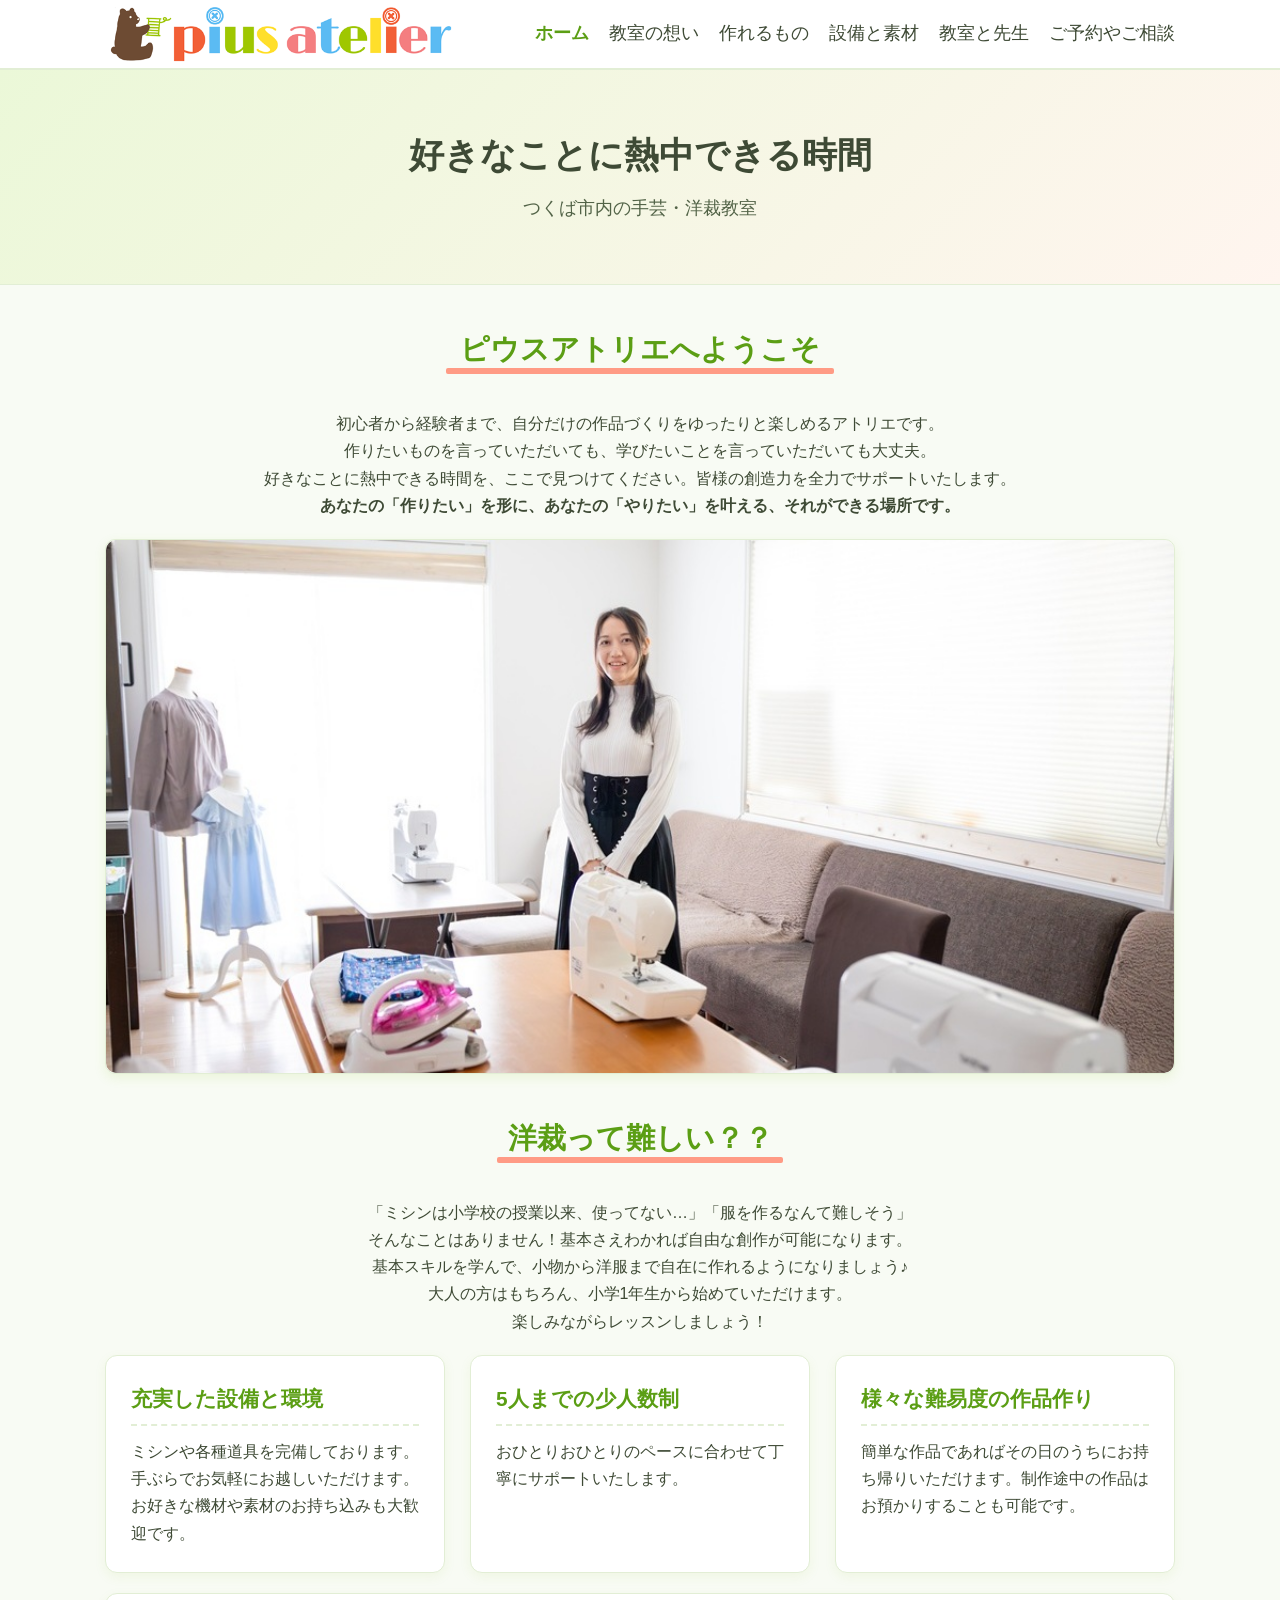
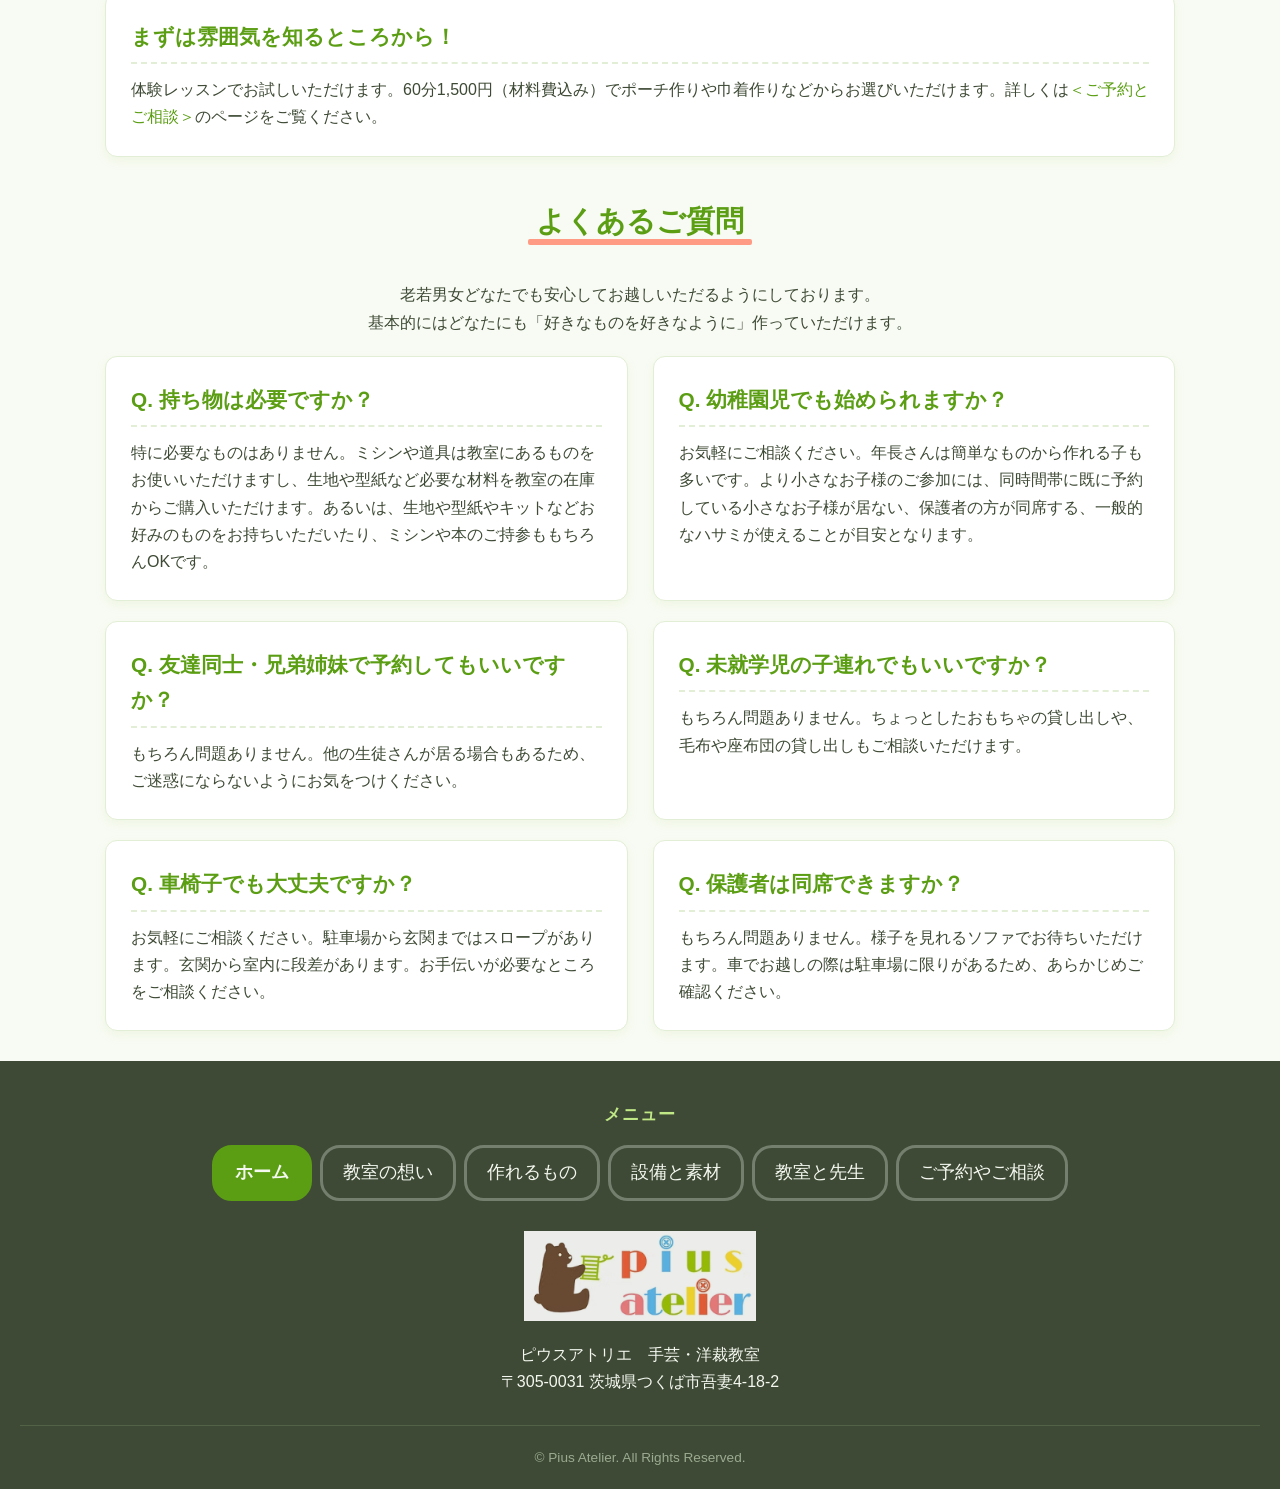
<file: index.html>
<!DOCTYPE html>
<html lang="ja">
<head>
  <meta charset="UTF-8">
  <meta name="viewport" content="width=device-width, initial-scale=1.0">
  <link rel="icon" href="img/favicon.ico" sizes="any">
  <title>ピウスアトリエ（つくば市の手芸・洋裁教室）</title>
  <link rel="canonical" href="https://www.piusatelier.com/">
  <meta property="og:type" content="website">
  <meta property="og:site_name" content="ピウスアトリエ 手芸・洋裁教室">
  <meta property="og:title" content="ピウスアトリエ（つくば市の手芸・洋裁教室）">
  <meta property="og:url" content="https://www.piusatelier.com/">
  <meta property="og:locale" content="ja_JP">
  <link rel="stylesheet" href="style.css">
</head>
<script async src="https://www.googletagmanager.com/gtag/js?id=G-HBM3S9F58X"></script>
<script>
  window.dataLayer = window.dataLayer || [];
  function gtag(){dataLayer.push(arguments);}
  gtag('js', new Date());
  gtag('config', 'G-HBM3S9F58X');
</script>
<body data-page="index">
  <header id="header-include"></header>
  <main>
  <section class="hero">
    <div class="hero-content">
      <h1>好きなことに熱中できる時間</h1>
      <p>つくば市内の手芸・洋裁教室</p>
    </div>
  </section>

  <div class="container">
    <h2 class="section-title"><span>ピウスアトリエへようこそ</span></h2>
    <p class="section-message">
      初心者から経験者まで、自分だけの作品づくりをゆったりと楽しめるアトリエです。<br>
      作りたいものを言っていただいても、学びたいことを言っていただいても大丈夫。<br>
      好きなことに熱中できる時間を、ここで見つけてください。皆様の創造力を全力でサポートいたします。<br>
      <b>あなたの「作りたい」を形に、あなたの「やりたい」を叶える、それができる場所です。</b>
    </p>
    <div class="photo-frame"><img src="img/index.jpg" alt="雰囲気"></div>
    <h2 class="section-title"><span>洋裁って難しい？？</span></h2>
    <p class="section-message">
      「ミシンは小学校の授業以来、使ってない…」「服を作るなんて難しそう」<br>
      そんなことはありません！基本さえわかれば自由な創作が可能になります。<br>
      基本スキルを学んで、小物から洋服まで自在に作れるようになりましょう♪<br>
      大人の方はもちろん、小学1年生から始めていただけます。<br>
      楽しみながらレッスンしましょう！
    </p>

    <div class="grid-3">
      <div class="card">
        <h3>充実した設備と環境</h3>
        <p>ミシンや各種道具を完備しております。手ぶらでお気軽にお越しいただけます。お好きな機材や素材のお持ち込みも大歓迎です。</p>
      </div>
      <div class="card">
        <h3>5人までの少人数制</h3>
        <p>おひとりおひとりのペースに合わせて丁寧にサポートいたします。</p>
      </div>
      <div class="card">
        <h3>様々な難易度の作品作り</h3>
        <p>簡単な作品であればその日のうちにお持ち帰りいただけます。制作途中の作品はお預かりすることも可能です。</p>
      </div>
    </div>
    <div class="card">
      <h3>まずは雰囲気を知るところから！</h3>
      体験レッスンでお試しいただけます。60分1,500円（材料費込み）でポーチ作りや巾着作りなどからお選びいただけます。詳しくは<a href="./contact.html">＜ご予約とご相談＞</a>のページをご覧ください。
    </div>

    <h2 class="section-title"><span>よくあるご質問</span></h2>
    <p class="section-message">
      老若男女どなたでも安心してお越しいただるようにしております。<br>
      基本的にはどなたにも「好きなものを好きなように」作っていただけます。
    </p>
    <div class="grid-2">
      <div class="card">
        <h3>Q. 持ち物は必要ですか？</h3>
        <p>特に必要なものはありません。ミシンや道具は教室にあるものをお使いいただけますし、生地や型紙など必要な材料を教室の在庫からご購入いただけます。あるいは、生地や型紙やキットなどお好みのものをお持ちいただいたり、ミシンや本のご持参ももちろんOKです。</p>
      </div>
      <div class="card">
        <h3>Q. 幼稚園児でも始められますか？</h3>
        <p>お気軽にご相談ください。年長さんは簡単なものから作れる子も多いです。より小さなお子様のご参加には、同時間帯に既に予約している小さなお子様が居ない、保護者の方が同席する、一般的なハサミが使えることが目安となります。</p>
      </div>
    </div>
    <div class="grid-2">
      <div class="card">
        <h3>Q. 友達同士・兄弟姉妹で予約してもいいですか？</h3>
        <p>もちろん問題ありません。他の生徒さんが居る場合もあるため、ご迷惑にならないようにお気をつけください。</p>
      </div>
      <div class="card">
        <h3>Q. 未就学児の子連れでもいいですか？</h3>
        <p>もちろん問題ありません。ちょっとしたおもちゃの貸し出しや、毛布や座布団の貸し出しもご相談いただけます。</p>
      </div>
    </div>
    <div class="grid-2">
      <div class="card">
        <h3>Q. 車椅子でも大丈夫ですか？</h3>
        <p>お気軽にご相談ください。駐車場から玄関まではスロープがあります。玄関から室内に段差があります。お手伝いが必要なところをご相談ください。</p>
      </div>
      <div class="card">
        <h3>Q. 保護者は同席できますか？</h3>
        <p>もちろん問題ありません。様子を見れるソファでお待ちいただけます。車でお越しの際は駐車場に限りがあるため、あらかじめご確認ください。</p>
      </div>
    </div>
  </div>

  </main>
  <footer id="footer-include"></footer>
  <script src="common.js"></script>
</body>
</html>
</file>
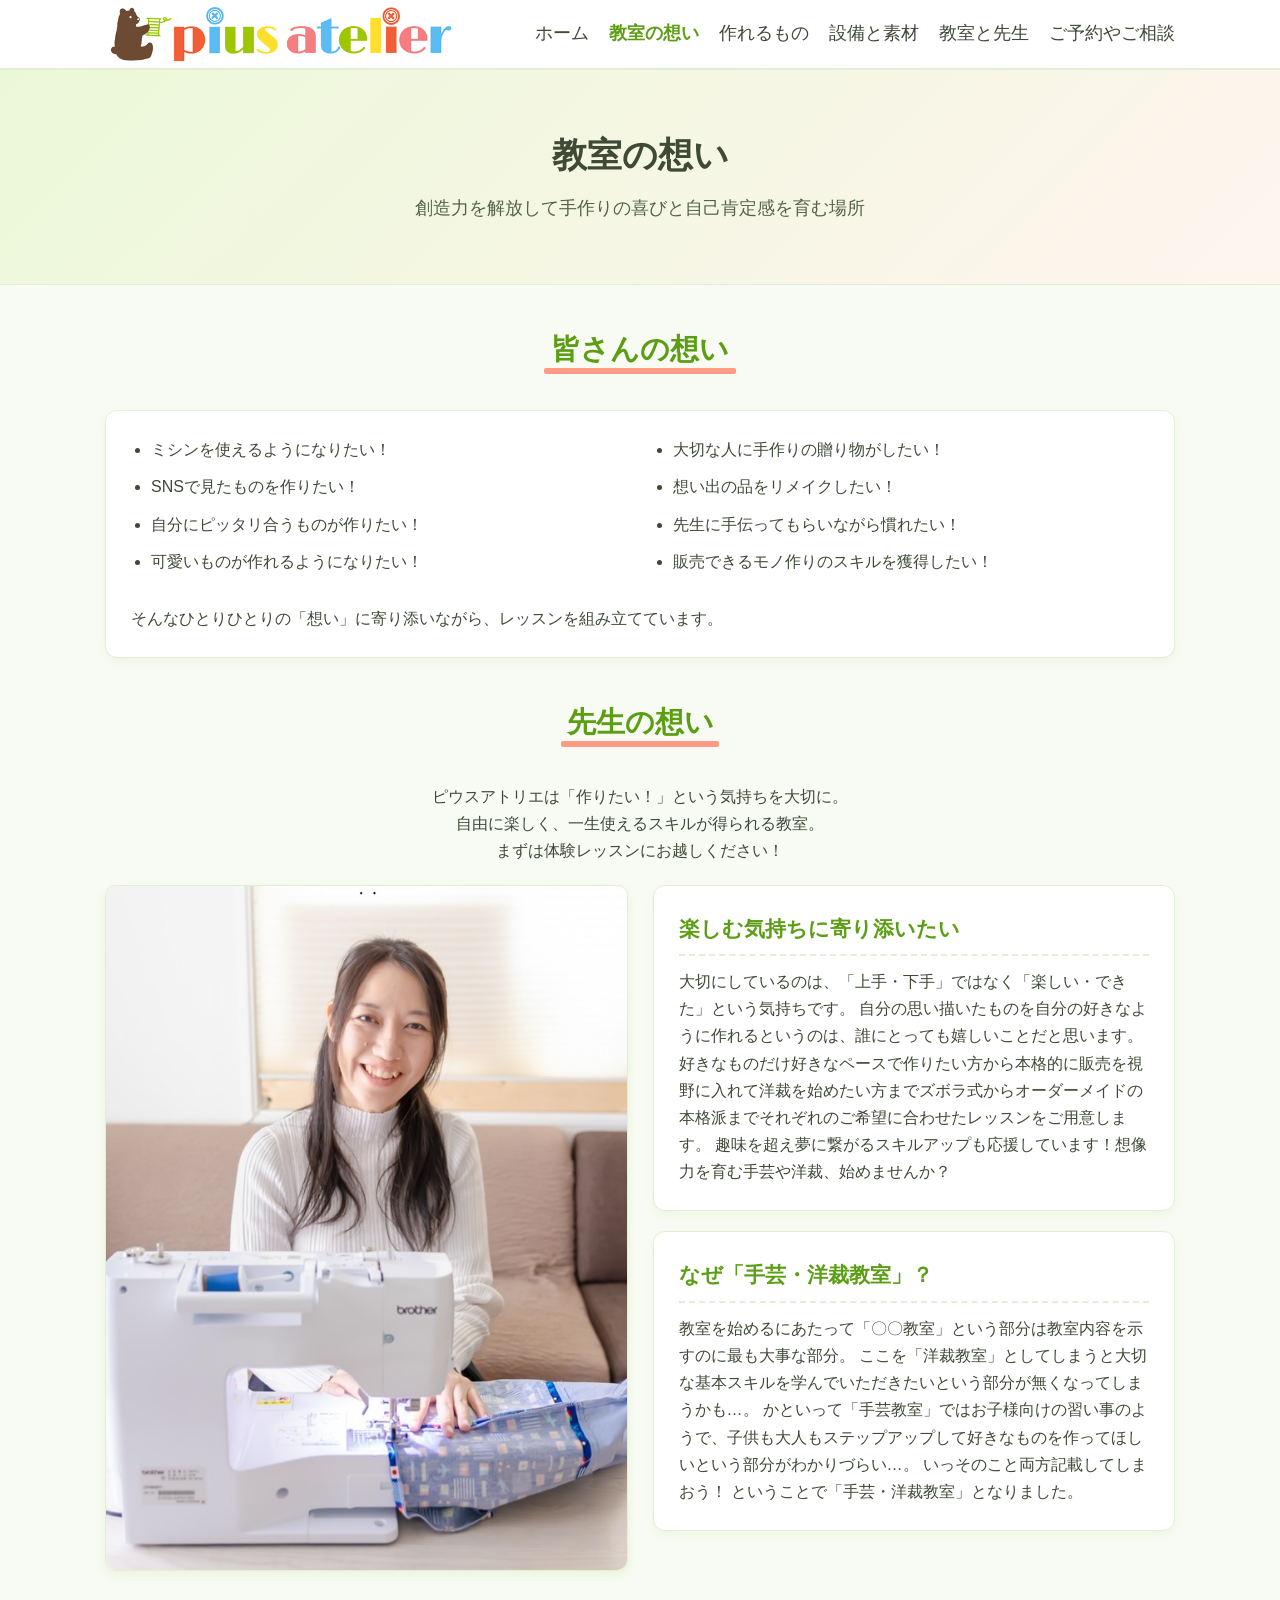
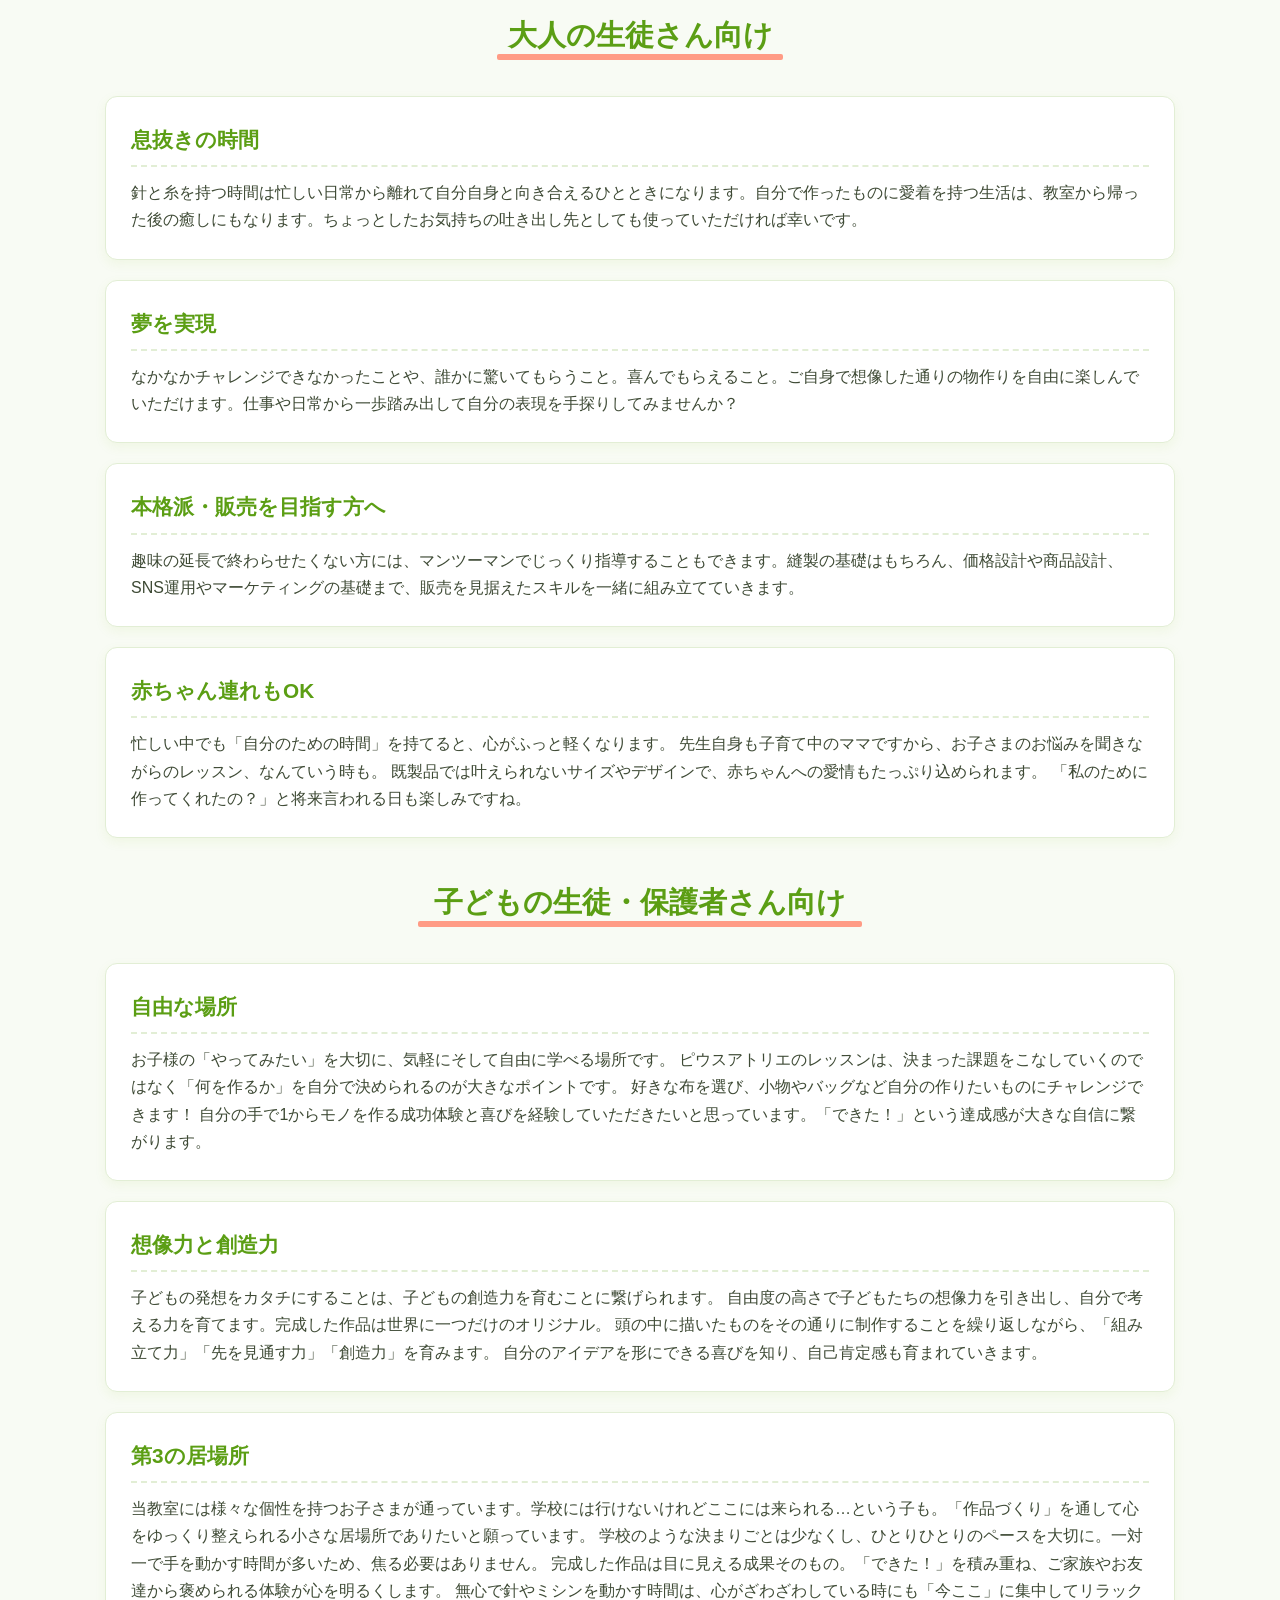
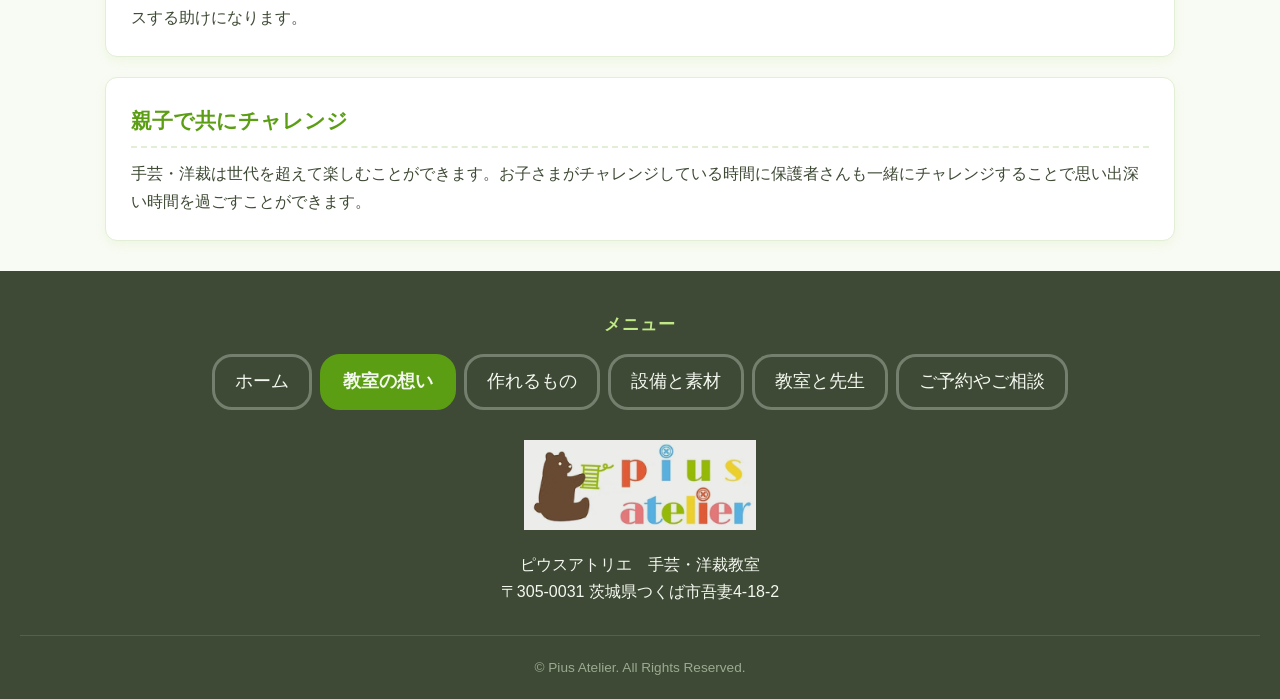
<file: about.html>
<!DOCTYPE html>
<html lang="ja">
<head>
  <meta charset="UTF-8">
  <meta name="viewport" content="width=device-width, initial-scale=1.0">
  <link rel="icon" href="img/favicon.ico" sizes="any">
  <title>教室の想い｜ピウスアトリエ（つくば市の手芸・洋裁教室）</title>
  <meta property="og:type" content="website">
  <meta property="og:site_name" content="ピウスアトリエ 手芸・洋裁教室">
  <meta property="og:title" content="教室の想い｜ピウスアトリエ（つくば市の手芸・洋裁教室）">
  <meta property="og:locale" content="ja_JP">
  <link rel="stylesheet" href="style.css">
</head>
<script async src="https://www.googletagmanager.com/gtag/js?id=G-HBM3S9F58X"></script>
<script>
  window.dataLayer = window.dataLayer || [];
  function gtag(){dataLayer.push(arguments);}
  gtag('js', new Date());
  gtag('config', 'G-HBM3S9F58X');
</script>
<body data-page="about">
  <header id="header-include"></header>
  <main>
  <section class="hero">
    <div class="hero-content">
      <h1>教室の想い</h1>
      <p>創造力を解放して手作りの喜びと自己肯定感を育む場所</p>
    </div>
  </section>

  <div class="container">
    <h2 class="section-title"><span>皆さんの想い</span></h2>
    <div class="card">
      <div class="grid-2">
        <ul style="list-style: disc; padding-left: 20px;">
          <li style="margin-bottom: 10px;">ミシンを使えるようになりたい！</li>
          <li style="margin-bottom: 10px;">SNSで見たものを作りたい！</li>
          <li style="margin-bottom: 10px;">自分にピッタリ合うものが作りたい！</li>
          <li style="margin-bottom: 10px;">可愛いものが作れるようになりたい！</li>
        </ul>
        <ul style="list-style: disc; padding-left: 20px;">
          <li style="margin-bottom: 10px;">大切な人に手作りの贈り物がしたい！</li>
          <li style="margin-bottom: 10px;">想い出の品をリメイクしたい！</li>
          <li style="margin-bottom: 10px;">先生に手伝ってもらいながら慣れたい！</li>
          <li style="margin-bottom: 10px;">販売できるモノ作りのスキルを獲得したい！</li>
        </ul>
      </div>
      <p style="margin-top: 10px;">そんなひとりひとりの「想い」に寄り添いながら、レッスンを組み立てています。</p>
    </div>

    <h2 class="section-title"><span>先生の想い</span></h2>
    <p class="section-message"">
      ピウスアトリエは「作りたい！」という気持ちを大切に。<br>
      自由に楽しく、一生使えるスキルが得られる教室。<br>
      まずは体験レッスンにお越しください！
    </p>
    <div class="grid-2">
      <div class="photo-frame"><img src="img/teacher.jpg" alt="先生"></div>
      <div>
        <div class="card">
          <h3>楽しむ気持ちに寄り添いたい</h3>
          大切にしているのは、「上手・下手」ではなく「楽しい・できた」という気持ちです。
          自分の思い描いたものを自分の好きなように作れるというのは、誰にとっても嬉しいことだと思います。
          好きなものだけ好きなペースで作りたい方から本格的に販売を視野に入れて洋裁を始めたい方までズボラ式からオーダーメイドの本格派までそれぞれのご希望に合わせたレッスンをご用意します。
          趣味を超え夢に繋がるスキルアップも応援しています！想像力を育む手芸や洋裁、始めませんか？
        </div>
        <div class="card" style="margin-top: 20px;">
          <h3>なぜ「手芸・洋裁教室」？</h3>
          教室を始めるにあたって「〇〇教室」という部分は教室内容を示すのに最も大事な部分。
          ここを「洋裁教室」としてしまうと大切な基本スキルを学んでいただきたいという部分が無くなってしまうかも…。
          かといって「手芸教室」ではお子様向けの習い事のようで、子供も大人もステップアップして好きなものを作ってほしいという部分がわかりづらい…。
          いっそのこと両方記載してしまおう！
          ということで「手芸・洋裁教室」となりました。
        </div>
      </div>
    </div>

    <h2 class="section-title"><span>大人の生徒さん向け</span></h2>
    <div class="card" style="margin-top: 20px;">
      <h3>息抜きの時間</h3>
      針と糸を持つ時間は忙しい日常から離れて自分自身と向き合えるひとときになります。自分で作ったものに愛着を持つ生活は、教室から帰った後の癒しにもなります。ちょっとしたお気持ちの吐き出し先としても使っていただければ幸いです。
    </div>
    <div class="card" style="margin-top: 20px;">
      <h3>夢を実現</h3>
      なかなかチャレンジできなかったことや、誰かに驚いてもらうこと。喜んでもらえること。ご自身で想像した通りの物作りを自由に楽しんでいただけます。仕事や日常から一歩踏み出して自分の表現を手探りしてみませんか？
    </div>
    <div class="card" style="margin-top: 20px;">
      <h3>本格派・販売を目指す方へ</h3>
      趣味の延長で終わらせたくない方には、マンツーマンでじっくり指導することもできます。縫製の基礎はもちろん、価格設計や商品設計、SNS運用やマーケティングの基礎まで、販売を見据えたスキルを一緒に組み立てていきます。
    </div>
    <div class="card" style="margin-top: 20px;">
      <h3>赤ちゃん連れもOK</h3>
      忙しい中でも「自分のための時間」を持てると、心がふっと軽くなります。
      先生自身も子育て中のママですから、お子さまのお悩みを聞きながらのレッスン、なんていう時も。
      既製品では叶えられないサイズやデザインで、赤ちゃんへの愛情もたっぷり込められます。
     「私のために作ってくれたの？」と将来言われる日も楽しみですね。
    </div>

    <h2 class="section-title"><span>子どもの生徒・保護者さん向け</span></h2>
    <div class="card" style="margin-bottom: 20px;">
      <h3>自由な場所</h3>
      お子様の「やってみたい」を大切に、気軽にそして自由に学べる場所です。
      ピウスアトリエのレッスンは、決まった課題をこなしていくのではなく「何を作るか」を自分で決められるのが大きなポイントです。
      好きな布を選び、小物やバッグなど自分の作りたいものにチャレンジできます！
      自分の手で1からモノを作る成功体験と喜びを経験していただきたいと思っています。「できた！」という達成感が大きな自信に繋がります。
    </div>
    <div class="card" style="margin-bottom: 20px;">
      <h3>想像力と創造力</h3>
      子どもの発想をカタチにすることは、子どもの創造力を育むことに繋げられます。
      自由度の高さで子どもたちの想像力を引き出し、自分で考える力を育てます。完成した作品は世界に一つだけのオリジナル。
      頭の中に描いたものをその通りに制作することを繰り返しながら、「組み立て力」「先を見通す力」「創造力」を育みます。
      自分のアイデアを形にできる喜びを知り、自己肯定感も育まれていきます。
    </div>
    <div class="card" style="margin-bottom: 20px;">
      <h3>第3の居場所</h3>
      当教室には様々な個性を持つお子さまが通っています。学校には行けないけれどここには来られる…という子も。「作品づくり」を通して心をゆっくり整えられる小さな居場所でありたいと願っています。
      学校のような決まりごとは少なくし、ひとりひとりのペースを大切に。一対一で手を動かす時間が多いため、焦る必要はありません。
      完成した作品は目に見える成果そのもの。「できた！」を積み重ね、ご家族やお友達から褒められる体験が心を明るくします。
      無心で針やミシンを動かす時間は、心がざわざわしている時にも「今ここ」に集中してリラックスする助けになります。
    </div>
    <div class="card">
      <h3>親子で共にチャレンジ</h3>
      手芸・洋裁は世代を超えて楽しむことができます。お子さまがチャレンジしている時間に保護者さんも一緒にチャレンジすることで思い出深い時間を過ごすことができます。
    </div>
  </div>

  </main>
  <footer id="footer-include"></footer>
  <script src="common.js"></script>
</body>
</html>
</file>
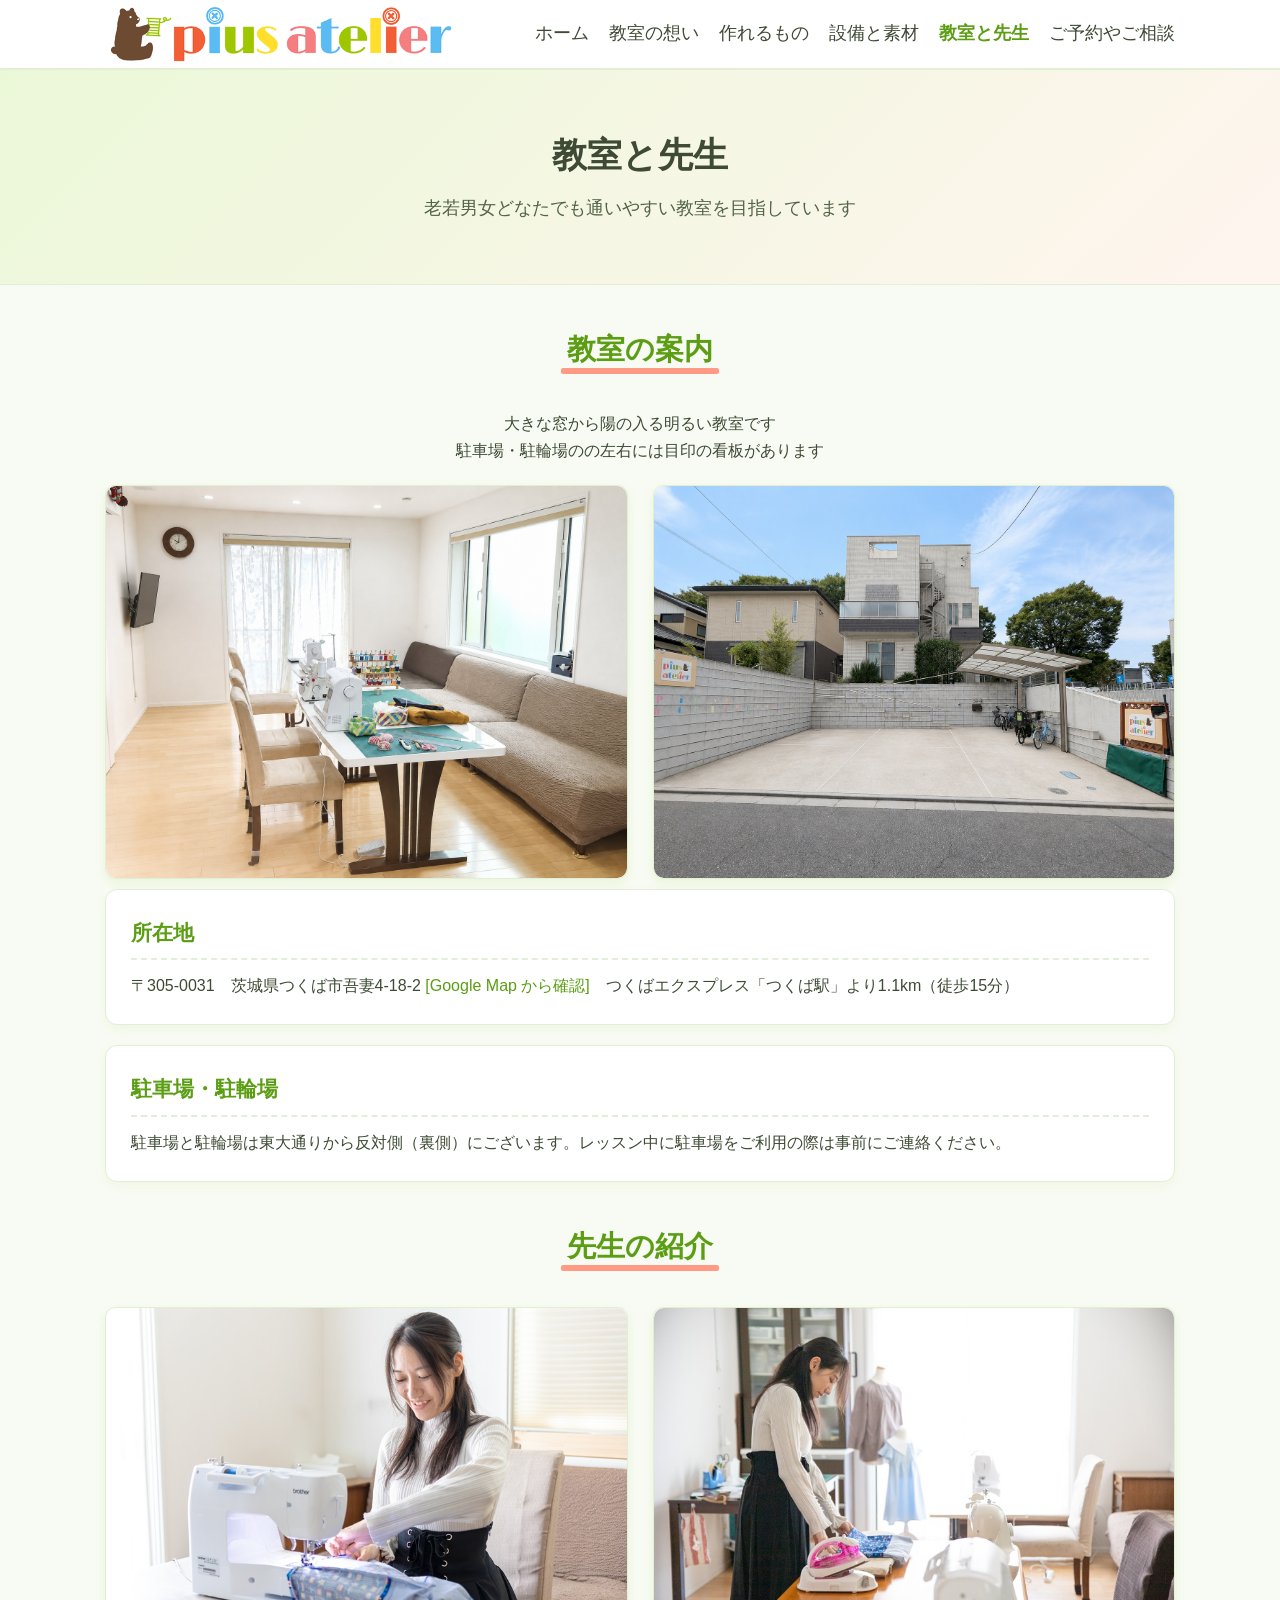
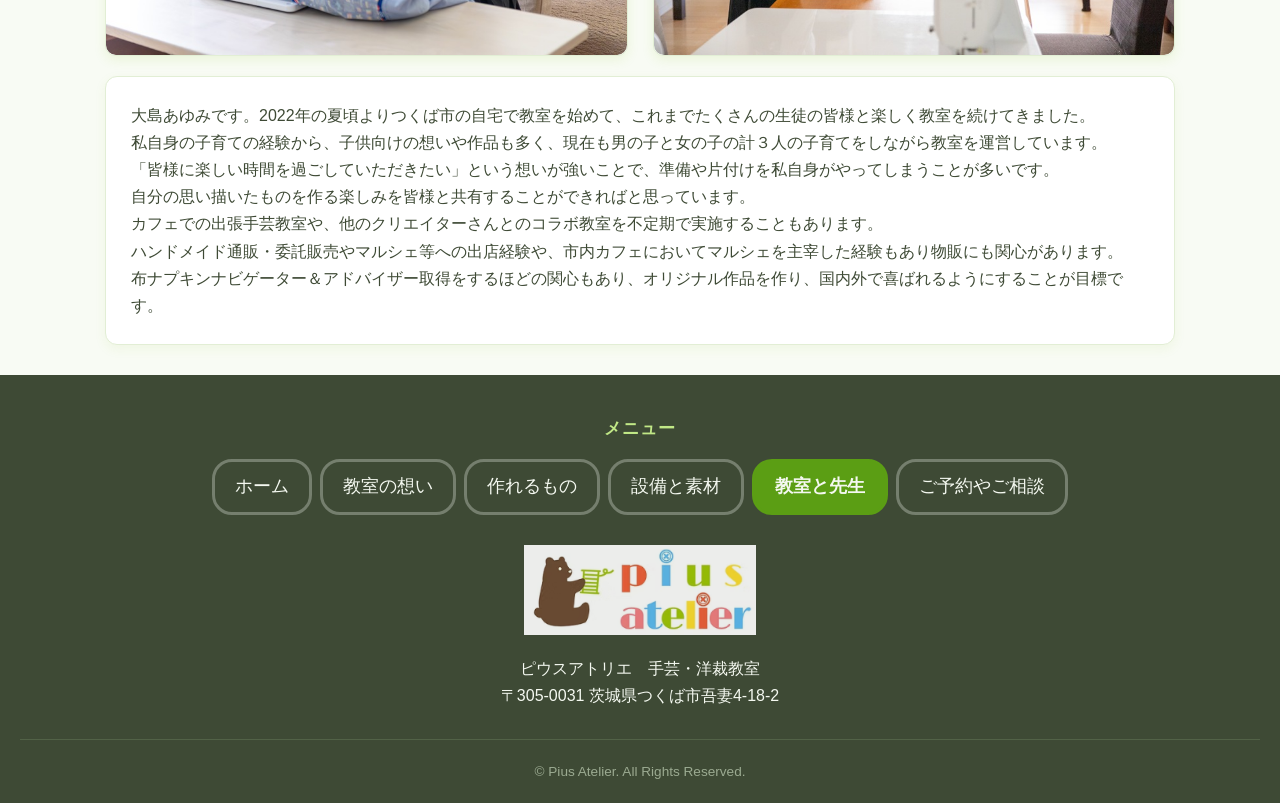
<file: class.html>
<!DOCTYPE html>
<html lang="ja">
<head>
  <meta charset="UTF-8">
  <meta name="viewport" content="width=device-width, initial-scale=1.0">
  <link rel="icon" href="img/favicon.ico" sizes="any">
  <title>教室と先生のご紹介｜ピウスアトリエ（つくば市の手芸・洋裁教室）</title>
  <meta property="og:type" content="website">
  <meta property="og:site_name" content="ピウスアトリエ 手芸・洋裁教室">
  <meta property="og:title" content="教室と先生のご紹介｜ピウスアトリエ（つくば市の手芸・洋裁教室）">
  <meta property="og:locale" content="ja_JP">
  <link rel="stylesheet" href="style.css">
</head>
<script async src="https://www.googletagmanager.com/gtag/js?id=G-HBM3S9F58X"></script>
<script>
  window.dataLayer = window.dataLayer || [];
  function gtag(){dataLayer.push(arguments);}
  gtag('js', new Date());
  gtag('config', 'G-HBM3S9F58X');
</script>
<body data-page="class">
  <header id="header-include"></header>
  <main>
  <section class="hero">
    <div class="hero-content">
      <h1>教室と先生</h1>
      <p>老若男女どなたでも通いやすい教室を目指しています</p>
    </div>
  </section>

  <div class="container">
    <h2 class="section-title"><span>教室の案内</span></h2>
    <p class="section-message">
      大きな窓から陽の入る明るい教室です<br>
      駐車場・駐輪場のの左右には目印の看板があります
    </p>
    <div class="grid-2" style="align-items: center; margin-bottom: 10px;">
      <div class="photo-frame"><img src="img/class.jpg" alt="大きな窓から陽の入る明るい教室"></div>
      <div class="photo-frame"><img src="img/exterior.jpg" alt="駐車場・駐輪場・目印の看板"></div>
    </div>
    <div class="grid-2" style="align-items: center;">
      <div>
        <div class="card">
          <h3>所在地</h3>
          <p>〒305-0031　茨城県つくば市吾妻4-18-2 <a href="https://maps.app.goo.gl/j2GwWSqptaYHpM5c6" target="_blank">[Google Map から確認]</a>　つくばエクスプレス「つくば駅」より1.1km（徒歩15分）</p>
        </div>
        <div class="card" style="margin-top: 20px;">
          <h3>駐車場・駐輪場</h3>
          <p>駐車場と駐輪場は東大通りから反対側（裏側）にございます。レッスン中に駐車場をご利用の際は事前にご連絡ください。</p>
        </div>
      </div>
    </div>
    <h2 class="section-title"><span>先生の紹介</span></h2>
    <div class="grid-2" style="align-items: center;">
      <div class="photo-frame"><img src="img/class1.jpg" alt="大島あゆみ"></div>
      <div class="photo-frame"><img src="img/class2.jpg" alt="大島あゆみ"></div>
    </div>
    <div class="card" style="margin-top: 20px;">
      大島あゆみです。2022年の夏頃よりつくば市の自宅で教室を始めて、これまでたくさんの生徒の皆様と楽しく教室を続けてきました。<br>
      私自身の子育ての経験から、子供向けの想いや作品も多く、現在も男の子と女の子の計３人の子育てをしながら教室を運営しています。<br>
     「皆様に楽しい時間を過ごしていただきたい」という想いが強いことで、準備や片付けを私自身がやってしまうことが多いです。<br>
      自分の思い描いたものを作る楽しみを皆様と共有することができればと思っています。<br>
      カフェでの出張手芸教室や、他のクリエイターさんとのコラボ教室を不定期で実施することもあります。<br>
      ハンドメイド通販・委託販売やマルシェ等への出店経験や、市内カフェにおいてマルシェを主宰した経験もあり物販にも関心があります。<br>
      布ナプキンナビゲーター＆アドバイザー取得をするほどの関心もあり、オリジナル作品を作り、国内外で喜ばれるようにすることが目標です。
    </div>
  </div>

  </main>
  <footer id="footer-include"></footer>
  <script src="common.js"></script>
</body>
</html>
</file>
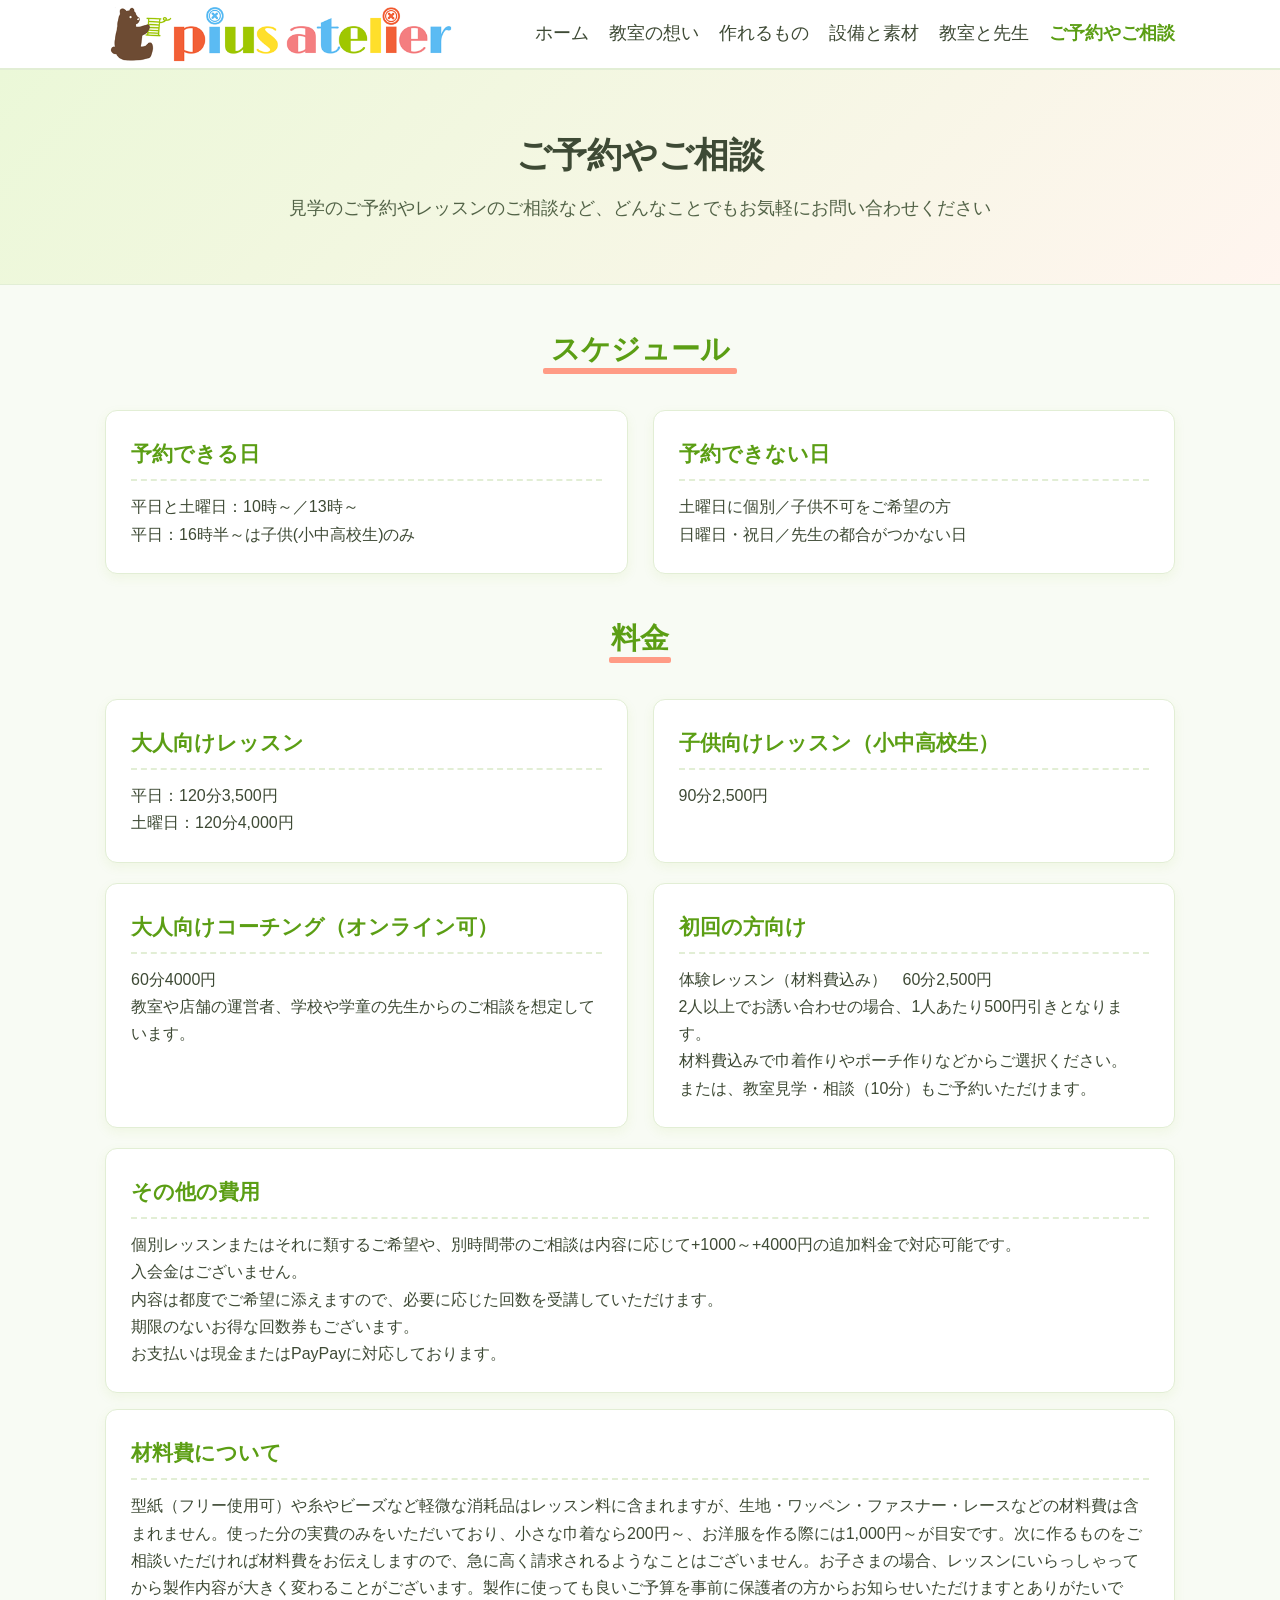
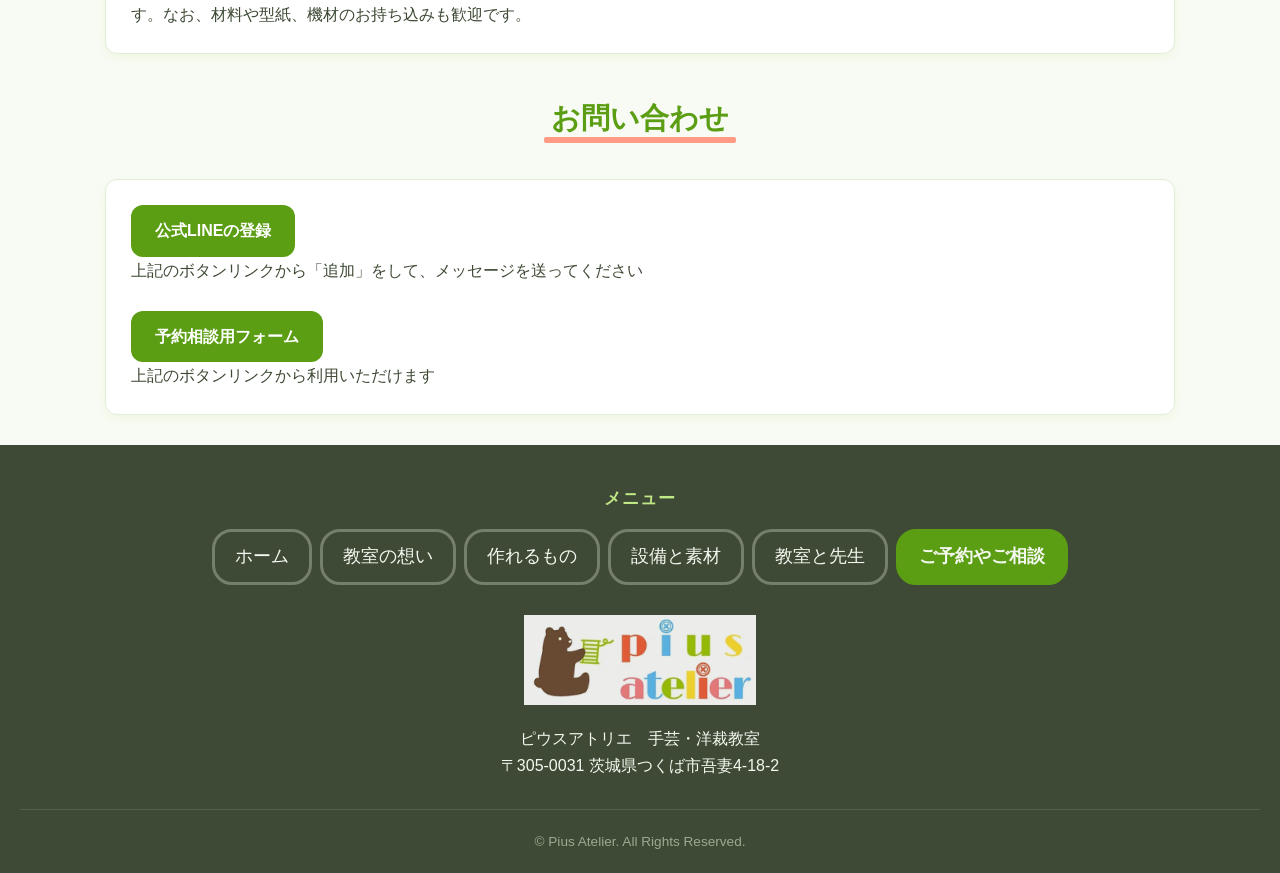
<file: contact.html>
<!DOCTYPE html>
<html lang="ja">
<head>
  <meta charset="UTF-8">
  <meta name="viewport" content="width=device-width, initial-scale=1.0">
  <link rel="icon" href="img/favicon.ico" sizes="any">
  <title>ご予約やご相談｜ピウスアトリエ（つくば市の手芸・洋裁教室）</title>
  <meta property="og:type" content="website">
  <meta property="og:site_name" content="ピウスアトリエ 手芸・洋裁教室">
  <meta property="og:title" content="ご予約やご相談｜ピウスアトリエ（つくば市の手芸・洋裁教室）">
  <meta property="og:locale" content="ja_JP">
  <link rel="stylesheet" href="style.css">
</head>
<script async src="https://www.googletagmanager.com/gtag/js?id=G-HBM3S9F58X"></script>
<script>
  window.dataLayer = window.dataLayer || [];
  function gtag(){dataLayer.push(arguments);}
  gtag('js', new Date());
  gtag('config', 'G-HBM3S9F58X');
</script>
<body data-page="contact">
  <header id="header-include"></header>
  <main>
  <section class="hero">
    <div class="hero-content">
      <h1>ご予約やご相談</h1>
      <p>見学のご予約やレッスンのご相談など、どんなことでもお気軽にお問い合わせください</p>
    </div>
  </section>

  <div class="container">
    <h2 class="section-title"><span>スケジュール</span></h2>
    <div class="grid-2">
      <div class="card">
        <h3>予約できる日</h3>
        <p>平日と土曜日：10時～／13時～<br>平日：16時半～は子供(小中高校生)のみ</p>
      </div>
      <div class="card">
        <h3>予約できない日</h3>
        <p>土曜日に個別／子供不可をご希望の方<br>日曜日・祝日／先生の都合がつかない日</p>
      </div>
    </div>
 
    <h2 class="section-title"><span>料金</span></h2>
    <div class="grid-2">
      <div class="card">
        <h3>大人向けレッスン</h3>
        <p>平日：120分3,500円<br>土曜日：120分4,000円</p>
      </div>
      <div class="card">
        <h3>子供向けレッスン（小中高校生）</h3>
        <p>90分2,500円</p>
      </div>
    </div>
    <div class="grid-2">
      <div class="card">
        <h3>大人向けコーチング（オンライン可）</h3>
        <p>60分4000円<br>教室や店舗の運営者、学校や学童の先生からのご相談を想定しています。</p>
      </div>
      <div class="card">
        <h3>初回の方向け</h3>
        <p>体験レッスン（材料費込み）　60分2,500円<br>2人以上でお誘い合わせの場合、1人あたり500円引きとなります。<br>材料費込みで巾着作りやポーチ作りなどからご選択ください。<br>または、教室見学・相談（10分）もご予約いただけます。</p>
      </div>
    </div>
    <div class="card" style="margin-bottom: 16px;">
      <h3>その他の費用</h3>
      <p>個別レッスンまたはそれに類するご希望や、別時間帯のご相談は内容に応じて+1000～+4000円の追加料金で対応可能です。<br>入会金はございません。<br>内容は都度でご希望に添えますので、必要に応じた回数を受講していただけます。<br>期限のないお得な回数券もございます。<br>お支払いは現金またはPayPayに対応しております。</p>
    </div>
    <div class="card">
      <h3>材料費について</h3>
      <p>型紙（フリー使用可）や糸やビーズなど軽微な消耗品はレッスン料に含まれますが、生地・ワッペン・ファスナー・レースなどの材料費は含まれません。使った分の実費のみをいただいており、小さな巾着なら200円～、お洋服を作る際には1,000円～が目安です。次に作るものをご相談いただければ材料費をお伝えしますので、急に高く請求されるようなことはございません。お子さまの場合、レッスンにいらっしゃってから製作内容が大きく変わることがございます。製作に使っても良いご予算を事前に保護者の方からお知らせいただけますとありがたいです。なお、材料や型紙、機材のお持ち込みも歓迎です。</p>
    </div>
    
    <h2 class="section-title"><span>お問い合わせ</span></h2>
    <div class="card">
      <a class="btn" href="https://lin.ee/ZcUzl7K">公式LINEの登録</a><br>
      上記のボタンリンクから「追加」をして、メッセージを送ってください<br>
      <br>
      <a class="btn" href="schedule.html">予約相談用フォーム</a><br>
      上記のボタンリンクから利用いただけます
    </div>
  </div>

  </main>
  <footer id="footer-include"></footer>
  <script src="common.js"></script>
</body>
</html>
</file>
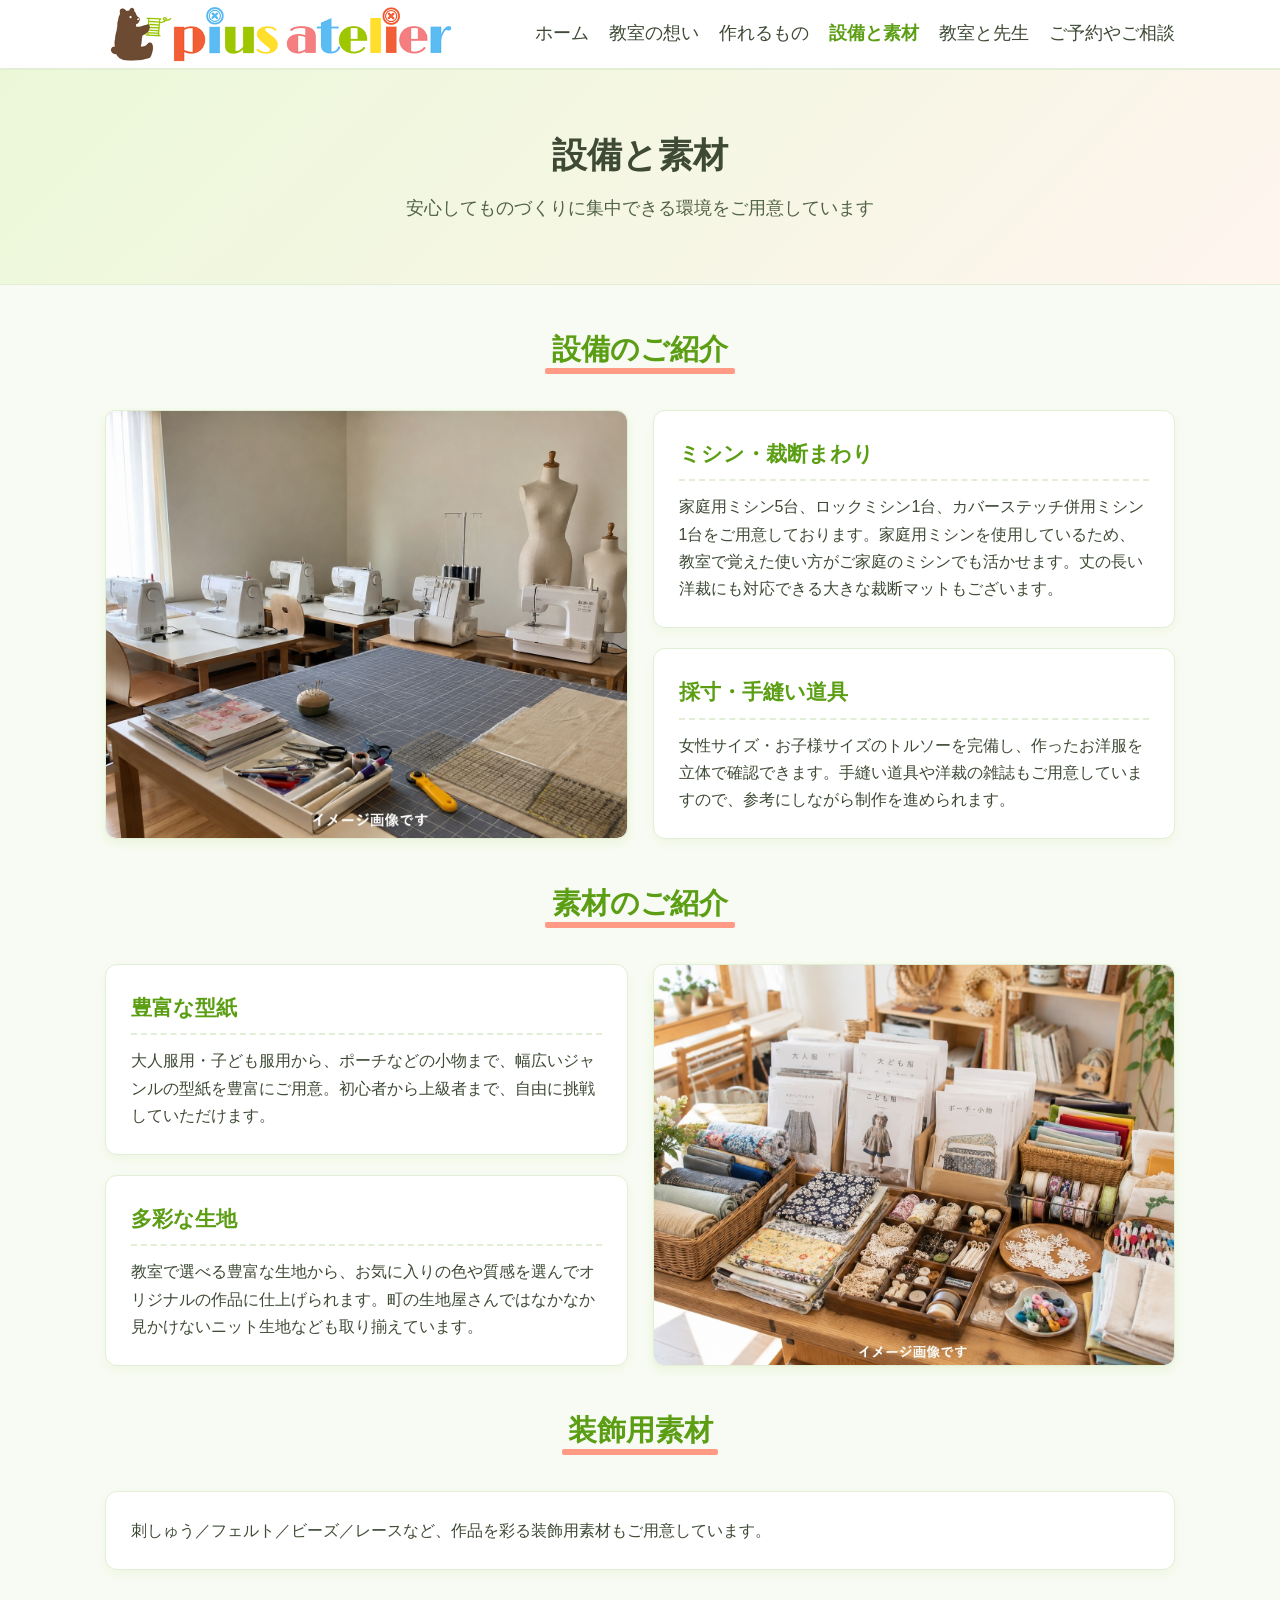
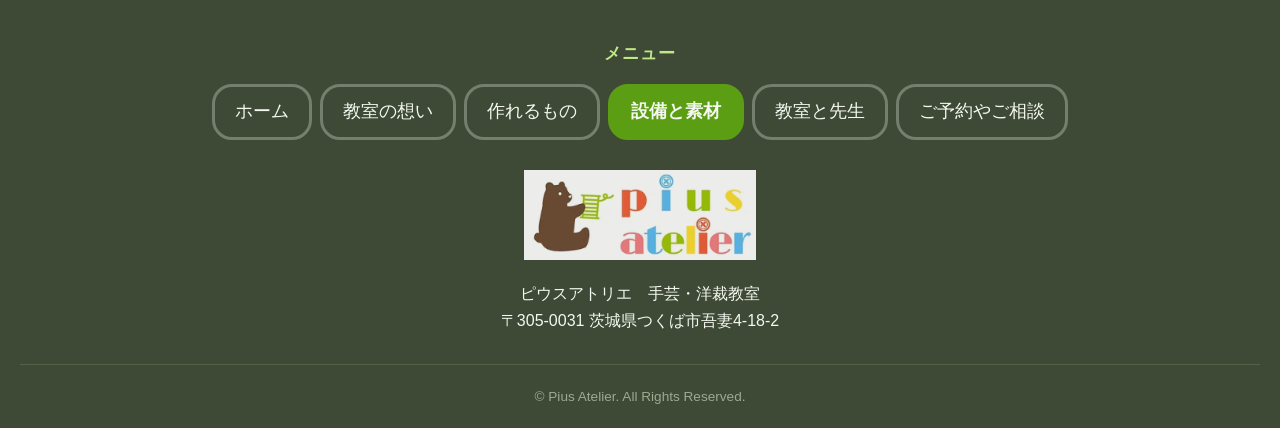
<file: tools.html>
<!DOCTYPE html>
<html lang="ja">
<head>
  <meta charset="UTF-8">
  <meta name="viewport" content="width=device-width, initial-scale=1.0">
  <link rel="icon" href="img/favicon.ico" sizes="any">
  <title>設備と素材のご紹介｜ピウスアトリエ（つくば市の手芸・洋裁教室）</title>
  <meta property="og:type" content="website">
  <meta property="og:site_name" content="ピウスアトリエ 手芸・洋裁教室">
  <meta property="og:title" content="設備と素材のご紹介｜ピウスアトリエ（つくば市の手芸・洋裁教室）">
  <meta property="og:locale" content="ja_JP">
  <link rel="stylesheet" href="style.css">
</head>
<script async src="https://www.googletagmanager.com/gtag/js?id=G-HBM3S9F58X"></script>
<script>
  window.dataLayer = window.dataLayer || [];
  function gtag(){dataLayer.push(arguments);}
  gtag('js', new Date());
  gtag('config', 'G-HBM3S9F58X');
</script>
<body data-page="tools">
  <header id="header-include"></header>
  <main>
  <section class="hero">
    <div class="hero-content">
      <h1>設備と素材</h1>
      <p>安心してものづくりに集中できる環境をご用意しています</p>
    </div>
  </section>

  <div class="container">
    <h2 class="section-title"><span>設備のご紹介</span></h2>
    <div class="grid-2" style="align-items: center;">
      <div class="photo-frame"><img src="img/tool.jpg" alt="ミシンと裁断マット"></div>
      <div>
        <div class="card">
          <h3>ミシン・裁断まわり</h3>
          <p>家庭用ミシン5台、ロックミシン1台、カバーステッチ併用ミシン1台をご用意しております。家庭用ミシンを使用しているため、教室で覚えた使い方がご家庭のミシンでも活かせます。丈の長い洋裁にも対応できる大きな裁断マットもございます。</p>
        </div>
        <div class="card" style="margin-top: 20px;">
          <h3>採寸・手縫い道具</h3>
          <p>女性サイズ・お子様サイズのトルソーを完備し、作ったお洋服を立体で確認できます。手縫い道具や洋裁の雑誌もご用意していますので、参考にしながら制作を進められます。</p>
        </div>
      </div>
    </div>

    <h2 class="section-title"><span>素材のご紹介</span></h2>
    <div class="grid-2" style="align-items: center;">
      <div>
        <div class="card">
          <h3>豊富な型紙</h3>
          <p>大人服用・子ども服用から、ポーチなどの小物まで、幅広いジャンルの型紙を豊富にご用意。初心者から上級者まで、自由に挑戦していただけます。</p>
        </div>
        <div class="card" style="margin-top: 20px;">
          <h3>多彩な生地</h3>
          <p>教室で選べる豊富な生地から、お気に入りの色や質感を選んでオリジナルの作品に仕上げられます。町の生地屋さんではなかなか見かけないニット生地なども取り揃えています。</p>
        </div>
      </div>
      <div class="photo-frame"><img src="img/material.jpg" alt="様々な素材"></div>
    </div>

    <h2 class="section-title"><span>装飾用素材</span></h2>
    <div class="card">
      <p>刺しゅう／フェルト／ビーズ／レースなど、作品を彩る装飾用素材もご用意しています。</p>
    </div>
  </div>

  </main>
  <footer id="footer-include"></footer>
  <script src="common.js"></script>
</body>
</html>
</file>
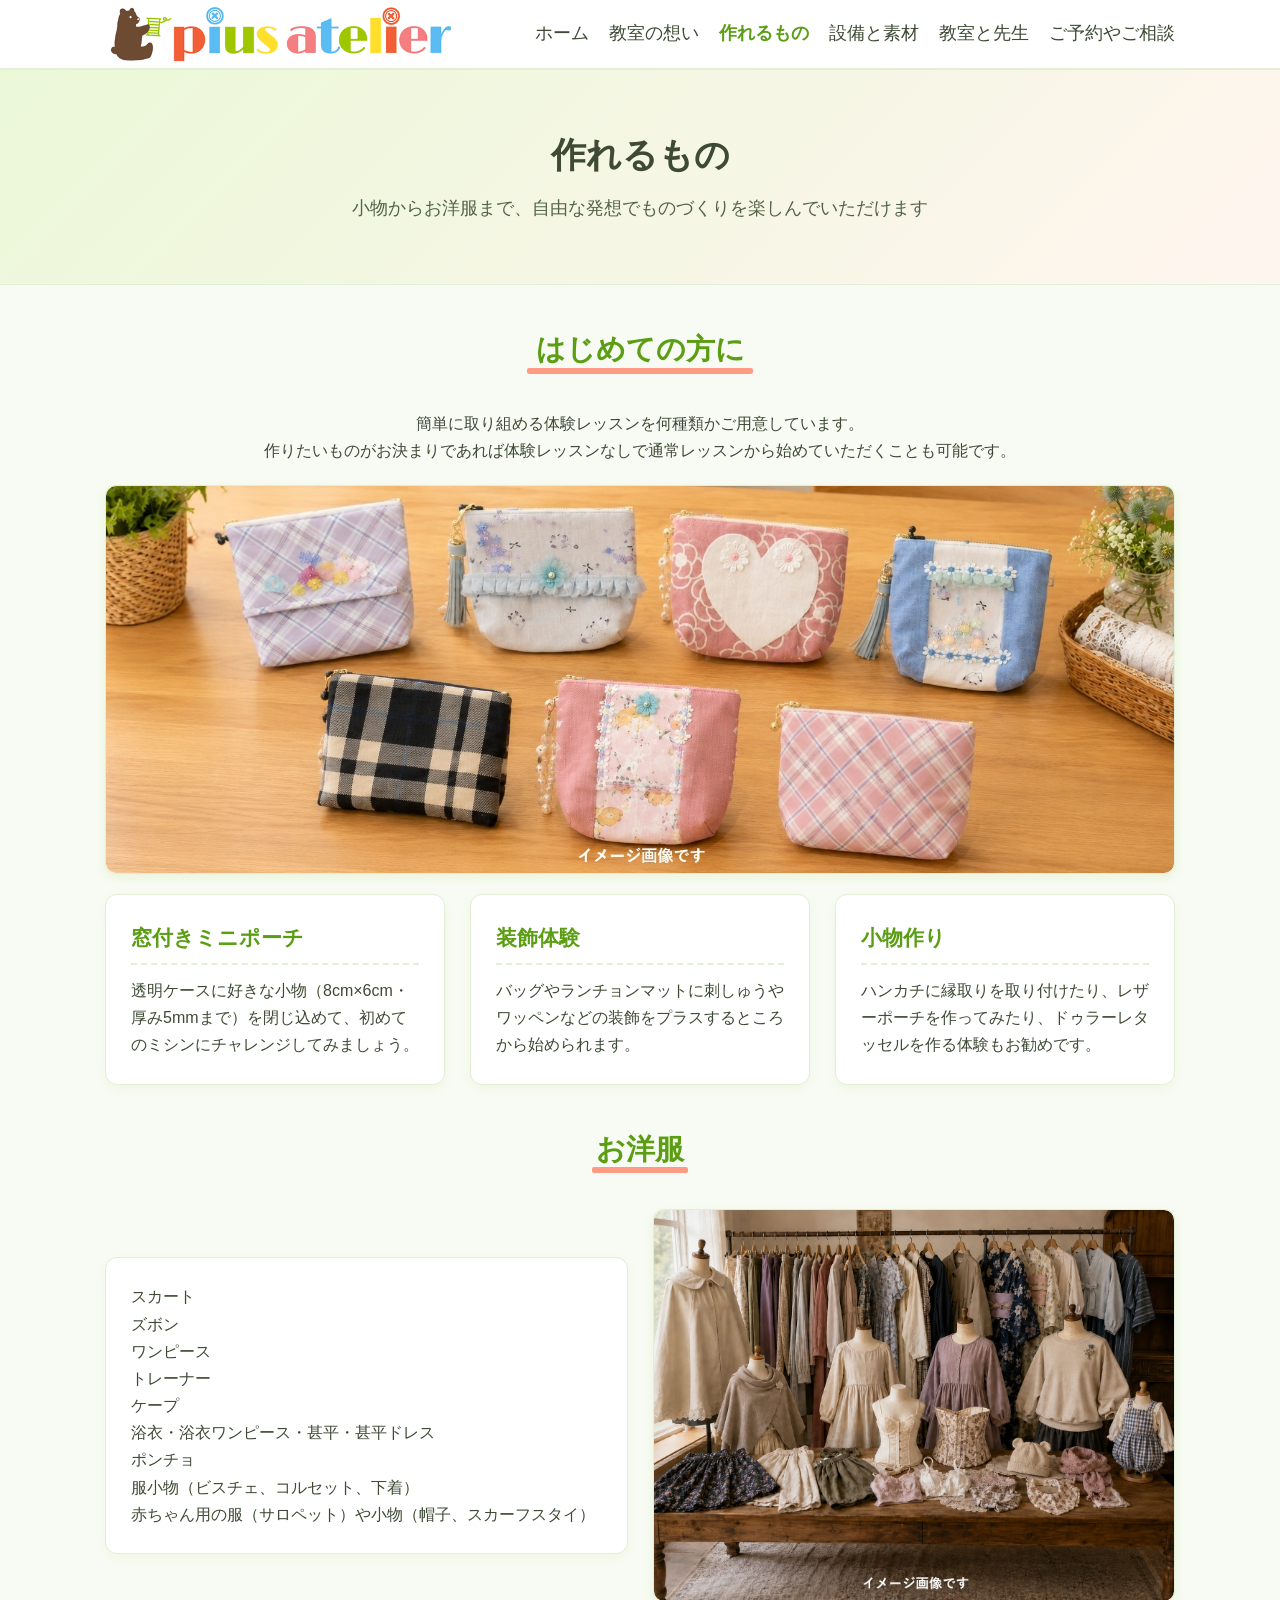
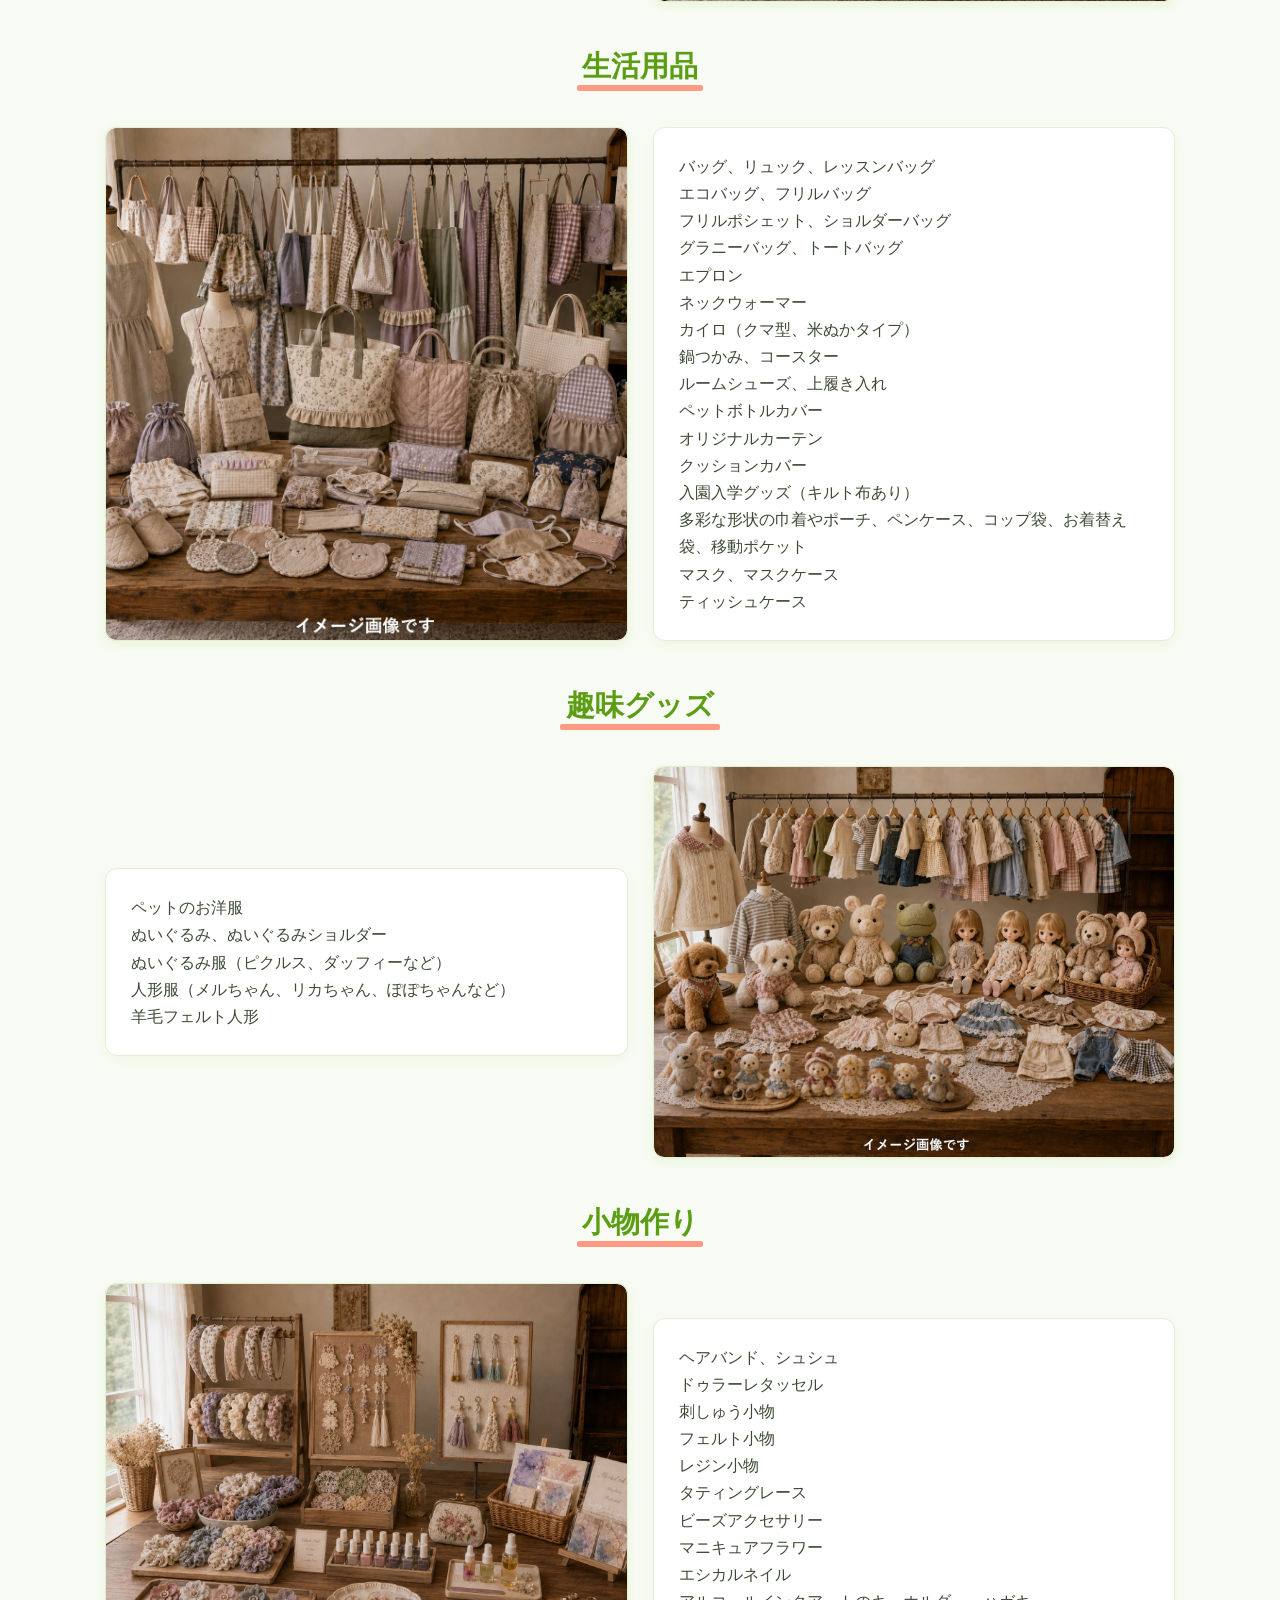
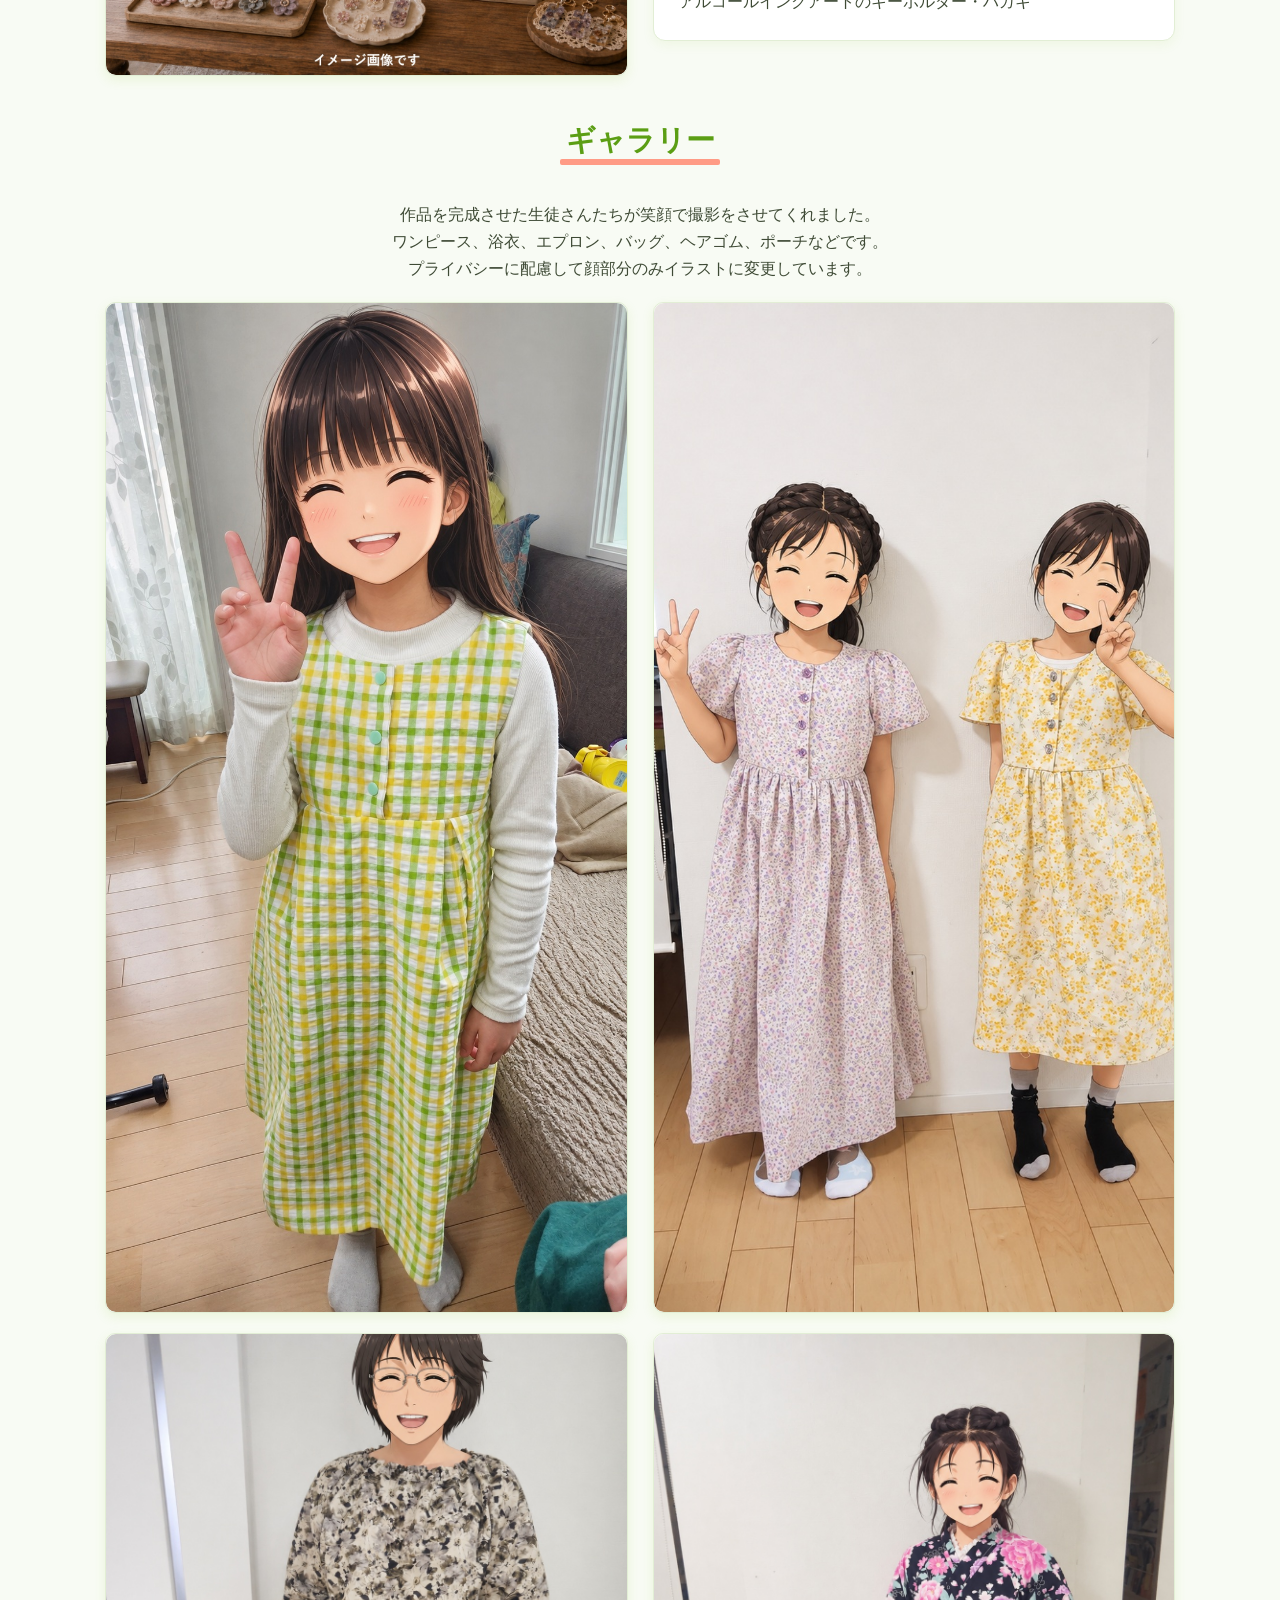
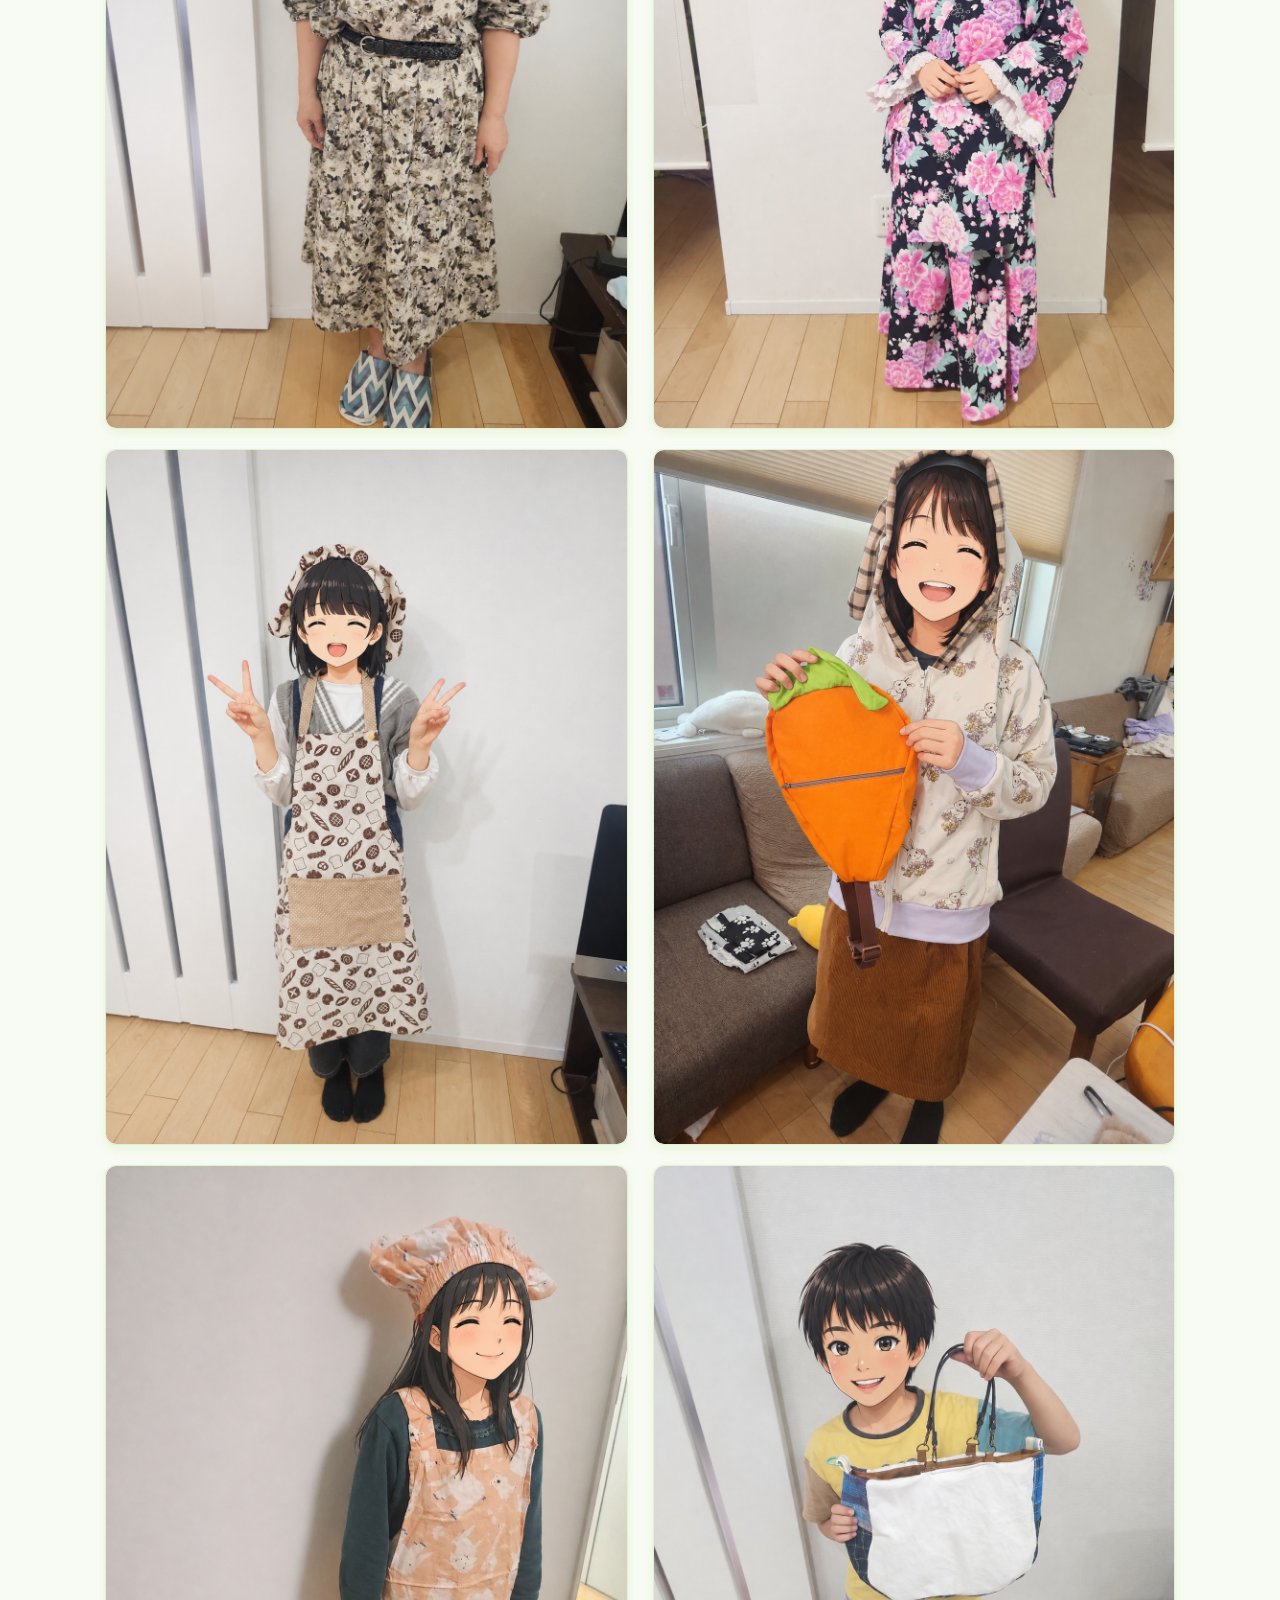
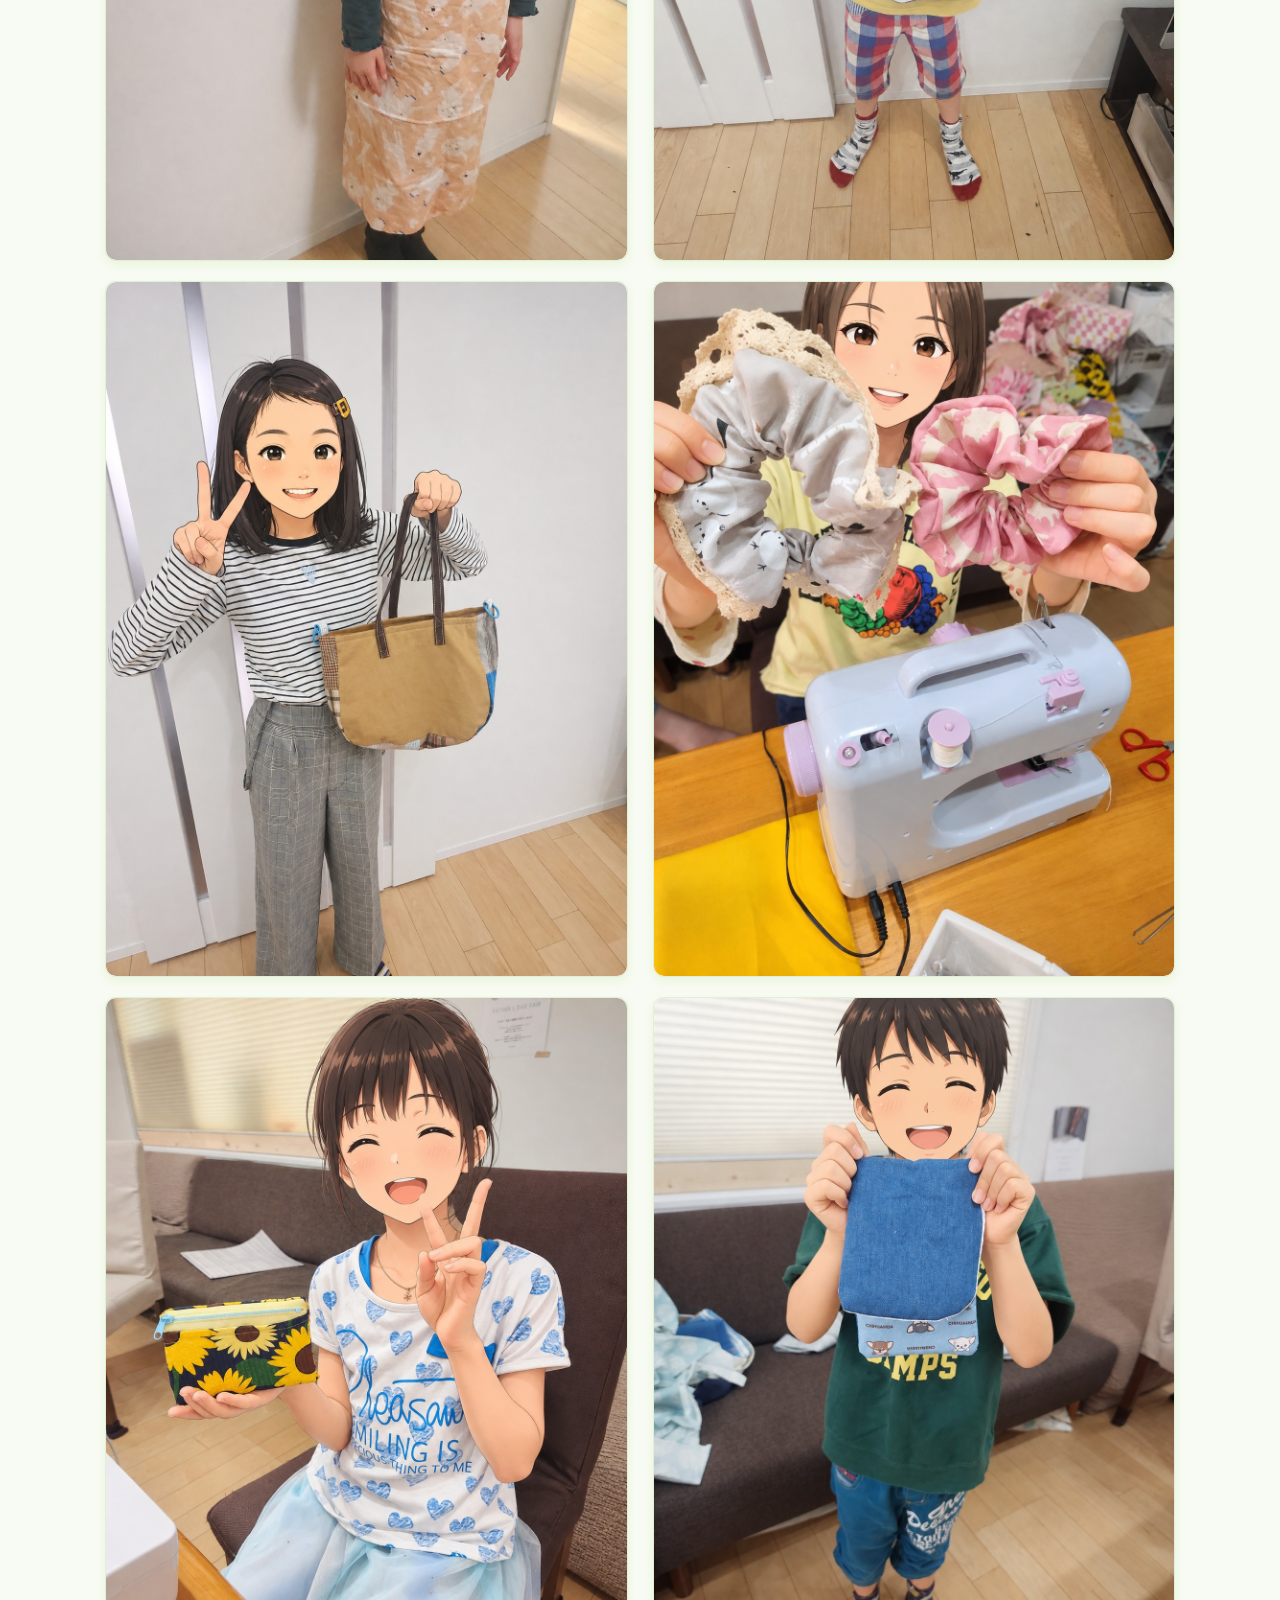
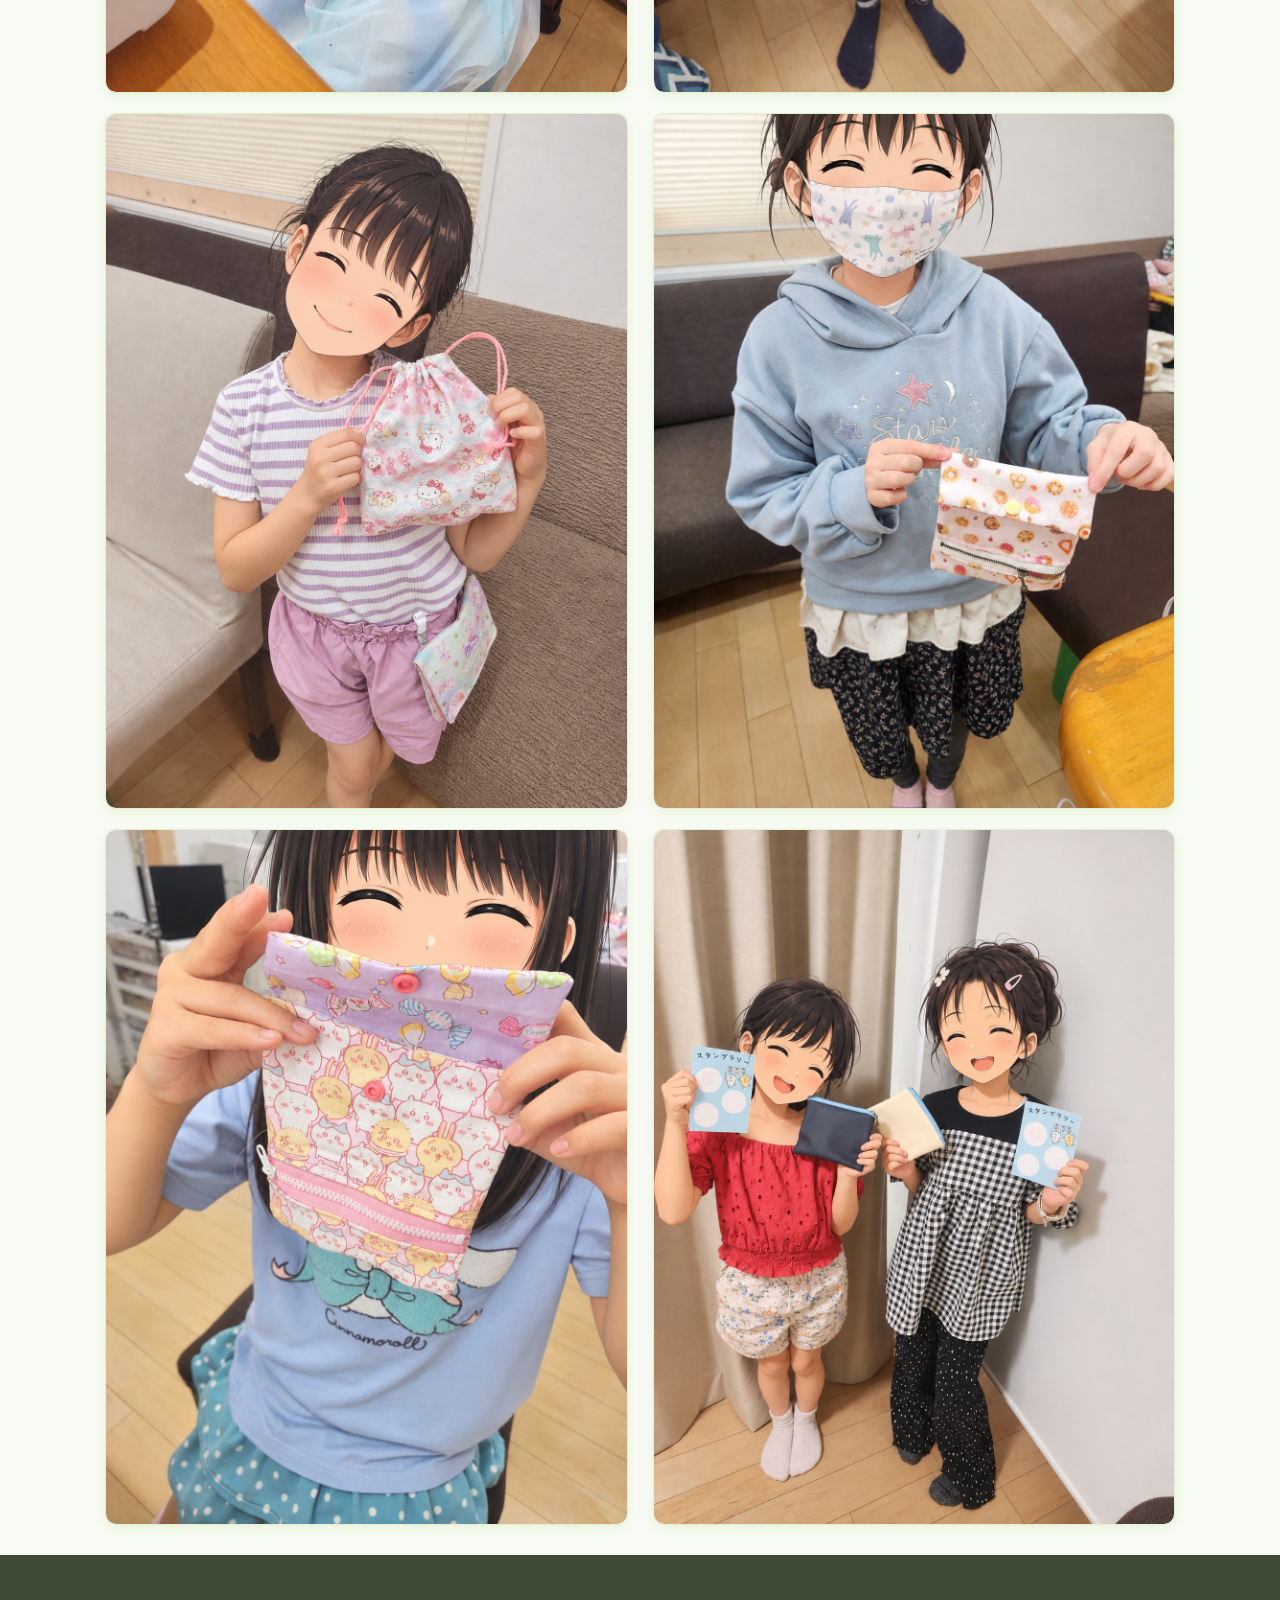
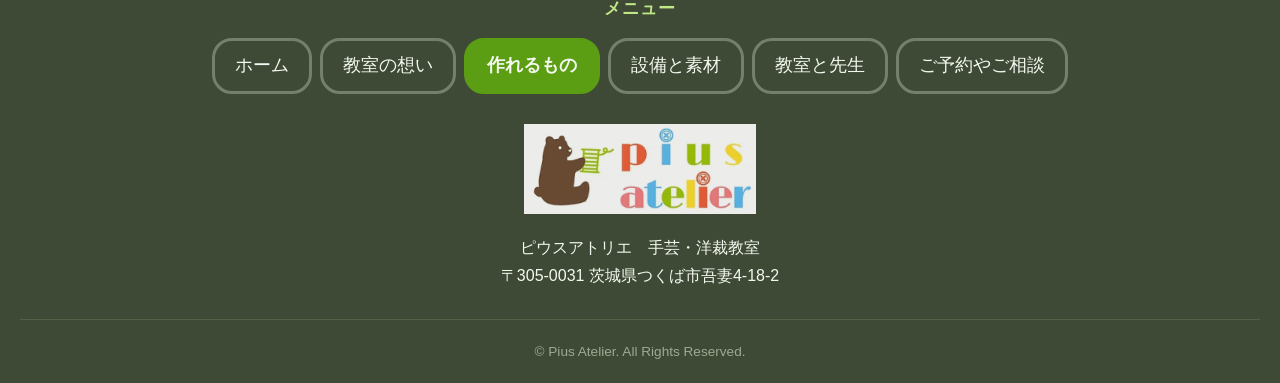
<file: works.html>
<!DOCTYPE html>
<html lang="ja">
<head>
  <meta charset="UTF-8">
  <meta name="viewport" content="width=device-width, initial-scale=1.0">
  <link rel="icon" href="img/favicon.ico" sizes="any">
  <title>作れるもの｜ピウスアトリエ（つくば市の手芸・洋裁教室）</title>
  <meta property="og:type" content="website">
  <meta property="og:site_name" content="ピウスアトリエ 手芸・洋裁教室">
  <meta property="og:title" content="作れるもの｜ピウスアトリエ（つくば市の手芸・洋裁教室）">
  <meta property="og:locale" content="ja_JP">
  <link rel="stylesheet" href="style.css">
</head>
<script async src="https://www.googletagmanager.com/gtag/js?id=G-HBM3S9F58X"></script>
<script>
  window.dataLayer = window.dataLayer || [];
  function gtag(){dataLayer.push(arguments);}
  gtag('js', new Date());
  gtag('config', 'G-HBM3S9F58X');
</script>
<body data-page="works">
  <header id="header-include"></header>
  <main>
  <section class="hero">
    <div class="hero-content">
      <h1>作れるもの</h1>
      <p>小物からお洋服まで、自由な発想でものづくりを楽しんでいただけます</p>
    </div>
  </section>

  <div class="container">
    <h2 class="section-title"><span>はじめての方に</span></h2>
    <p class="section-message">
      簡単に取り組める体験レッスンを何種類かご用意しています。<br>
      作りたいものがお決まりであれば体験レッスンなしで通常レッスンから始めていただくことも可能です。
    </p>
    <div class="photo-frame" style="height: 50%;"><img src="img/trial.jpg" alt="体験"></div>
    <div class="grid-3" style="margin-top: 20px;">
      <div class="card">
        <h3>窓付きミニポーチ</h3>
        <p>透明ケースに好きな小物（8cm×6cm・厚み5mmまで）を閉じ込めて、初めてのミシンにチャレンジしてみましょう。</p>
      </div>
      <div class="card">
        <h3>装飾体験</h3>
        <p>バッグやランチョンマットに刺しゅうやワッペンなどの装飾をプラスするところから始められます。</p>
      </div>
      <div class="card">
        <h3>小物作り</h3>
        <p>ハンカチに縁取りを取り付けたり、レザーポーチを作ってみたり、ドゥラーレタッセルを作る体験もお勧めです。</p>
      </div>
    </div>

    <h2 class="section-title"><span>お洋服</span></h2>
    <div class="grid-2" style="align-items: center;">
      <div class="card">
        <p>スカート<br>ズボン<br>ワンピース<br>トレーナー<br>ケープ<br>浴衣・浴衣ワンピース・甚平・甚平ドレス<br>ポンチョ<br>服小物（ビスチェ、コルセット、下着）<br>赤ちゃん用の服（サロペット）や小物（帽子、スカーフスタイ）</p>
      </div>
      <div class="photo-frame"><img src="img/clothes.jpg" alt="お洋服"></div>
    </div>

    <h2 class="section-title"><span>生活用品</span></h2>
    <div class="grid-2" style="align-items: center;">
      <div class="card" style="order: 1;">
        <p>バッグ、リュック、レッスンバッグ<br>エコバッグ、フリルバッグ<br>フリルポシェット、ショルダーバッグ<br>グラニーバッグ、トートバッグ<br>エプロン<br>ネックウォーマー<br>カイロ（クマ型、米ぬかタイプ）<br>鍋つかみ、コースター<br>ルームシューズ、上履き入れ<br>ペットボトルカバー<br>オリジナルカーテン<br>クッションカバー<br>入園入学グッズ（キルト布あり）<br>多彩な形状の巾着やポーチ、ペンケース、コップ袋、お着替え袋、移動ポケット<br>マスク、マスクケース<br>ティッシュケース</p>
      </div>
      <div class="photo-frame"><img src="img/life.jpg" alt="生活用品"></div>
    </div>

    <h2 class="section-title"><span>趣味グッズ</span></h2>
    <div class="grid-2" style="align-items: center;">
      <div class="card">
        <p>ペットのお洋服<br>ぬいぐるみ、ぬいぐるみショルダー<br>ぬいぐるみ服（ピクルス、ダッフィーなど）<br>人形服（メルちゃん、リカちゃん、ぽぽちゃんなど）<br>羊毛フェルト人形</p>
      </div>
      <div class="photo-frame"><img src="img/hobby.jpg" alt="趣味グッズ"></div>
    </div>

    <h2 class="section-title"><span>小物作り</span></h2>
    <div class="grid-2" style="align-items: center;">
      <div class="photo-frame"><img src="img/item.jpg" alt="小物作り"></div>
      <div class="card">
        <p>ヘアバンド、シュシュ<br>ドゥラーレタッセル<br>刺しゅう小物<br>フェルト小物<br>レジン小物<br>タティングレース<br>ビーズアクセサリー<br>マニキュアフラワー<br>エシカルネイル<br>アルコールインクアートのキーホルダー・ハガキ</p>
      </div>
    </div>

    <h2 class="section-title"><span>ギャラリー</span></h2>
    <p class="section-message">
      作品を完成させた生徒さんたちが笑顔で撮影をさせてくれました。<br>
      ワンピース、浴衣、エプロン、バッグ、ヘアゴム、ポーチなどです。<br>
      プライバシーに配慮して顔部分のみイラストに変更しています。
    </p>
    <div class="grid-2" style="align-items: center;">
      <div class="photo-frame"><img src="img/gallery01.jpg" alt="ギャラリー写真"></div>
      <div class="photo-frame"><img src="img/gallery02.jpg" alt="ギャラリー写真"></div>
    </div>
    <div class="grid-2" style="align-items: center;">
      <div class="photo-frame"><img src="img/gallery03.jpg" alt="ギャラリー写真"></div>
      <div class="photo-frame"><img src="img/gallery04.jpg" alt="ギャラリー写真"></div>
    </div>
    <div class="grid-2" style="align-items: center;">
      <div class="photo-frame"><img src="img/gallery05.jpg" alt="ギャラリー写真"></div>
      <div class="photo-frame"><img src="img/gallery06.jpg" alt="ギャラリー写真"></div>
    </div>
    <div class="grid-2" style="align-items: center;">
      <div class="photo-frame"><img src="img/gallery07.jpg" alt="ギャラリー写真"></div>
      <div class="photo-frame"><img src="img/gallery08.jpg" alt="ギャラリー写真"></div>
    </div>
    <div class="grid-2" style="align-items: center;">
      <div class="photo-frame"><img src="img/gallery09.jpg" alt="ギャラリー写真"></div>
      <div class="photo-frame"><img src="img/gallery10.jpg" alt="ギャラリー写真"></div>
    </div>
    <div class="grid-2" style="align-items: center;">
      <div class="photo-frame"><img src="img/gallery11.jpg" alt="ギャラリー写真"></div>
      <div class="photo-frame"><img src="img/gallery12.jpg" alt="ギャラリー写真"></div>
    </div>
    <div class="grid-2" style="align-items: center;">
      <div class="photo-frame"><img src="img/gallery13.jpg" alt="ギャラリー写真"></div>
      <div class="photo-frame"><img src="img/gallery14.jpg" alt="ギャラリー写真"></div>
    </div>
    <div class="grid-2" style="align-items: center;">
      <div class="photo-frame"><img src="img/gallery15.jpg" alt="ギャラリー写真"></div>
      <div class="photo-frame"><img src="img/gallery16.jpg" alt="ギャラリー写真"></div>
    </div>
  </div>

  </main>
  <footer id="footer-include"></footer>
  <script src="common.js"></script>
</body>
</html>
</file>
<file: style.css>
:root {
  --main-color: #5B9E14;        /* 高コントラストな爽やかグリーン */
  --accent-color: #FF9B85;      /* コーラルパステル */
  --bg-color: #F8FBF4;          /* ミルキーグリーンホワイト */
  --card-bg: #FFFFFF;
  --text-color: #3E4A35;        /* ダークオリーブ */
  --text-light: #526347;
  --border-color: #E2EED5;
  --font-family: 'Helvetica Neue', Arial, 'Hiragino Kaku Gothic ProN', 'Hiragino Sans', 'Meiryo', sans-serif;
}

img {
  max-width: 100%;
  height: auto;
}

* {
  box-sizing: border-box;
  margin: 0;
  padding: 0;
}

body {
  font-family: var(--font-family);
  background-color: var(--bg-color);
  color: var(--text-color);
  line-height: 1.7;
  font-size: 16px;
}

a {
  color: var(--main-color);
  text-decoration: none;
  transition: all 0.3s;
}

a:hover {
  opacity: 0.8;
}

.btn {
  display: inline-block;
  padding: 12px 24px;
  background-color: var(--main-color);
  color: #ffffff;
  border-radius: 12px;
  font-weight: bold;
  transition: background-color 0.2s ease, transform 0.1s ease;
}
.btn:hover {
  background-color: var(--main-color);
}
.btn:active {
  transform: translateY(1px);
}

/* Header & Navigation */
header {
  background-color: #FFFFFF;
  border-bottom: 2px solid var(--border-color);
  position: sticky;
  top: 0;
  z-index: 100;
  min-height: 70px;
}

.header-container {
  max-width: 1100px;
  margin: 0 auto;
  padding: 4px 15px;
  display: flex;
  justify-content: space-between;
  align-items: center;
}

.logo a {
  display: flex;
  align-items: center;
}

.logo-img {
  height: 60px;
  width: auto;
  display: block;
}

nav ul {
  display: flex;
  list-style: none;
  gap: 20px;
  align-items: center;
}

nav a {
  font-weight: 500;
  color: var(--text-color);
  font-size: 1.1rem;
}

nav a:hover, nav a.active {
  color: var(--main-color);
  font-weight: bold;
}

nav ul li a {
  white-space: nowrap;
}

/* Hamburger toggle button (hidden on desktop) */
.nav-toggle {
  display: none;
  flex-direction: column;
  justify-content: center;
  gap: 5px;
  width: 34px;
  height: 34px;
  background: none;
  border: none;
  cursor: pointer;
  padding: 0;
}

.nav-toggle span {
  display: block;
  width: 100%;
  height: 3px;
  background-color: var(--main-color);
  border-radius: 2px;
  transition: transform 0.3s, opacity 0.3s;
}

.nav-toggle.is-active span:nth-child(1) {
  transform: translateY(8px) rotate(45deg);
}
.nav-toggle.is-active span:nth-child(2) {
  opacity: 0;
}
.nav-toggle.is-active span:nth-child(3) {
  transform: translateY(-8px) rotate(-45deg);
}

/* Hero Section */
.hero {
  background: linear-gradient(135deg, #EBF8D8 0%, #FFF5EF 100%);
  padding: 60px 20px;
  text-align: center;
  border-bottom: 1px solid var(--border-color);
}

.hero-content {
  max-width: 800px;
  margin: 0 auto;
}

.hero h1 {
  font-size: 2.2rem;
  color: var(--text-color);
  margin-bottom: 15px;
  line-height: 1.4;
}

.hero p {
  font-size: 1.1rem;
  color: var(--text-light);
}

/* Main Layout */
.container {
  max-width: 1100px;
  margin: 0 auto;
  padding: 0px 15px;
}

.section-title {
  text-align: center;
  font-size: 1.8rem;
  color: var(--main-color);
  font-weight: bold;
  margin-top: 40px;
  margin-bottom: 30px;
}

.section-title span {
  position: relative;
  display: inline-block;
  padding-bottom: 6px;
}

.section-title span::after {
  content: '';
  position: absolute;
  left: -4%;
  right: -4%;
  bottom: 6px;
  height: 6px;
  background-color: var(--accent-color);
  border-radius: 2px;
  z-index: -1;
}

.section-message {
  text-align: center;
  margin-bottom: 20px;
}

/* Cards & Grid */
.grid-2 {
  display: grid;
  grid-template-columns: repeat(auto-fit, minmax(320px, 1fr));
  gap: 25px;
  margin-bottom: 20px;
}

.grid-3 {
  display: grid;
  grid-template-columns: repeat(auto-fit, minmax(280px, 1fr));
  gap: 25px;
  margin-bottom: 20px;
}

.card {
  background-color: var(--card-bg);
  border: 1px solid var(--border-color);
  border-radius: 12px;
  padding: 25px;
  box-shadow: 0 4px 12px rgba(136, 196, 37, 0.08);
  transition: transform 0.3s;
}

.card h3 {
  color: var(--main-color);
  font-size: 1.3rem;
  margin-bottom: 12px;
  border-bottom: 2px dashed var(--border-color);
  padding-bottom: 8px;
}

/* Feature Box */
.feature-box {
  background-color: #F3FBEB;
  border-left: 5px solid var(--main-color);
  padding: 20px;
  border-radius: 0 8px 8px 0;
  margin-bottom: 25px;
}

.feature-box h4 {
  color: var(--main-color);
  margin-bottom: 8px;
  font-size: 1.1rem;
}

/* Footer */
footer {
  background-color: #3E4A35;
  color: #F4F8F0;
  padding: 40px 20px 20px;
  margin-top: 30px;
  min-height: 150px;
}

.footer-container {
  text-align: center;
  max-width: 1100px;
  margin: 0 auto;
  display: grid;
  grid-template-columns: repeat(auto-fit, minmax(250px, 1fr));
  gap: 30px;
  margin-bottom: 30px;
}

.footer-col a {
  color: #F4F8F0;
}

.footer-col address {
  font-style: normal;
}

.footer-menu {
  text-align: center;
  margin-bottom: 30px;
}

.footer-menu h4 {
  color: #C1E887;
  margin-bottom: 15px;
  font-size: 1.05rem;
  letter-spacing: 0.05em;
}

.footer-menu ul {
  list-style: none;
  display: flex;
  flex-wrap: wrap;
  justify-content: center;
  gap: 10px 8px;
  margin: 0 auto;
}

.footer-menu a {
  display: flex;
  align-items: center;
  justify-content: center;
  min-height: 44px;
  color: #F4F8F0;
  font-size: 1.1rem;
  font-weight: 500;
  padding: 10px 20px;
  border-radius: 20px;
  border: 3px solid rgba(244, 248, 240, 0.3);
}

.footer-menu a:hover,
.footer-menu a:focus-visible {
  background-color: var(--main-color);
  border-color: var(--main-color);
  color: #F4F8F0;
  opacity: 1;
}

.footer-menu a.active {
  background-color: var(--main-color);
  border-color: var(--main-color);
  color: #F4F8F0;
  font-weight: bold;
}

.footer-logo-img {
  height: 90px;
  width: auto;
  margin-bottom: 12px;
  opacity: 0.9;
}

.photo-frame img {
  width: 100%;
  height: 100%;
  object-fit: cover;
  display: block;
  border-radius: 10px;
}

.photo-frame {
  border-radius: 10px;
  overflow: hidden;
  box-shadow: 0 4px 12px rgba(136, 196, 37, 0.12);
  border: 1px solid var(--border-color);
  min-height: 0;
  height: 100%;
}

.copyright {
  text-align: center;
  font-size: 0.85rem;
  color: #9BAA91;
  border-top: 1px solid #526247;
  padding-top: 20px;
}

@media (max-width: 1080px) {
  .header-container {
    flex-wrap: wrap;
    justify-content: space-between;
    gap: 0;
  }
  .nav-toggle {
    display: flex;
  }
  nav {
    flex-basis: 100%;
    order: 3;
  }
  nav ul {
    display: none;
    flex-direction: column;
    align-items: stretch;
    gap: 0;
    width: 100%;
    padding-top: 15px;
  }
  nav.nav-open ul {
    display: block !important;
    z-index: 9999; 
  }
  nav li {
    border-top: 1px solid var(--border-color);
  }
  nav a {
    display: block;
    padding: 14px 4px;
  }
  .footer-menu ul {
    max-width: 100%;
  }
  .footer-menu li {
    width: 100%;
  }
  .footer-menu a {
    font-size: 0.95rem;
    padding: 5px 10px;
  }
}

@media (max-width: 640px) {
  header {
    min-height: 60px;
  }
  .hero {
    padding: 36px 16px;
    text-align: left;
  }
  .hero h1 {
    font-size: 1.6rem;
  }
  .hero p {
    font-size: 1rem;
  }
  .section-title {
    font-size: 1.4rem;
    margin-bottom: 20px;
  }
  .section-message {
    padding: 0px 10px;
    text-align: left;
  }
  .grid-2, .grid-3 {
    gap: 16px;
    margin-bottom: 16px;
  }
  .card {
    padding: 18px;
  }
  .feature-box {
    padding: 16px;
  }
  .logo-img {
    height: 50px;
  }
  nav a {
    font-size: 0.85rem;
  }
  .footer-container {
    text-align: center;
    gap: 24px;
  }
  .footer-logo-img {
    margin-left: auto;
    margin-right: auto;
  }
}
</file>
